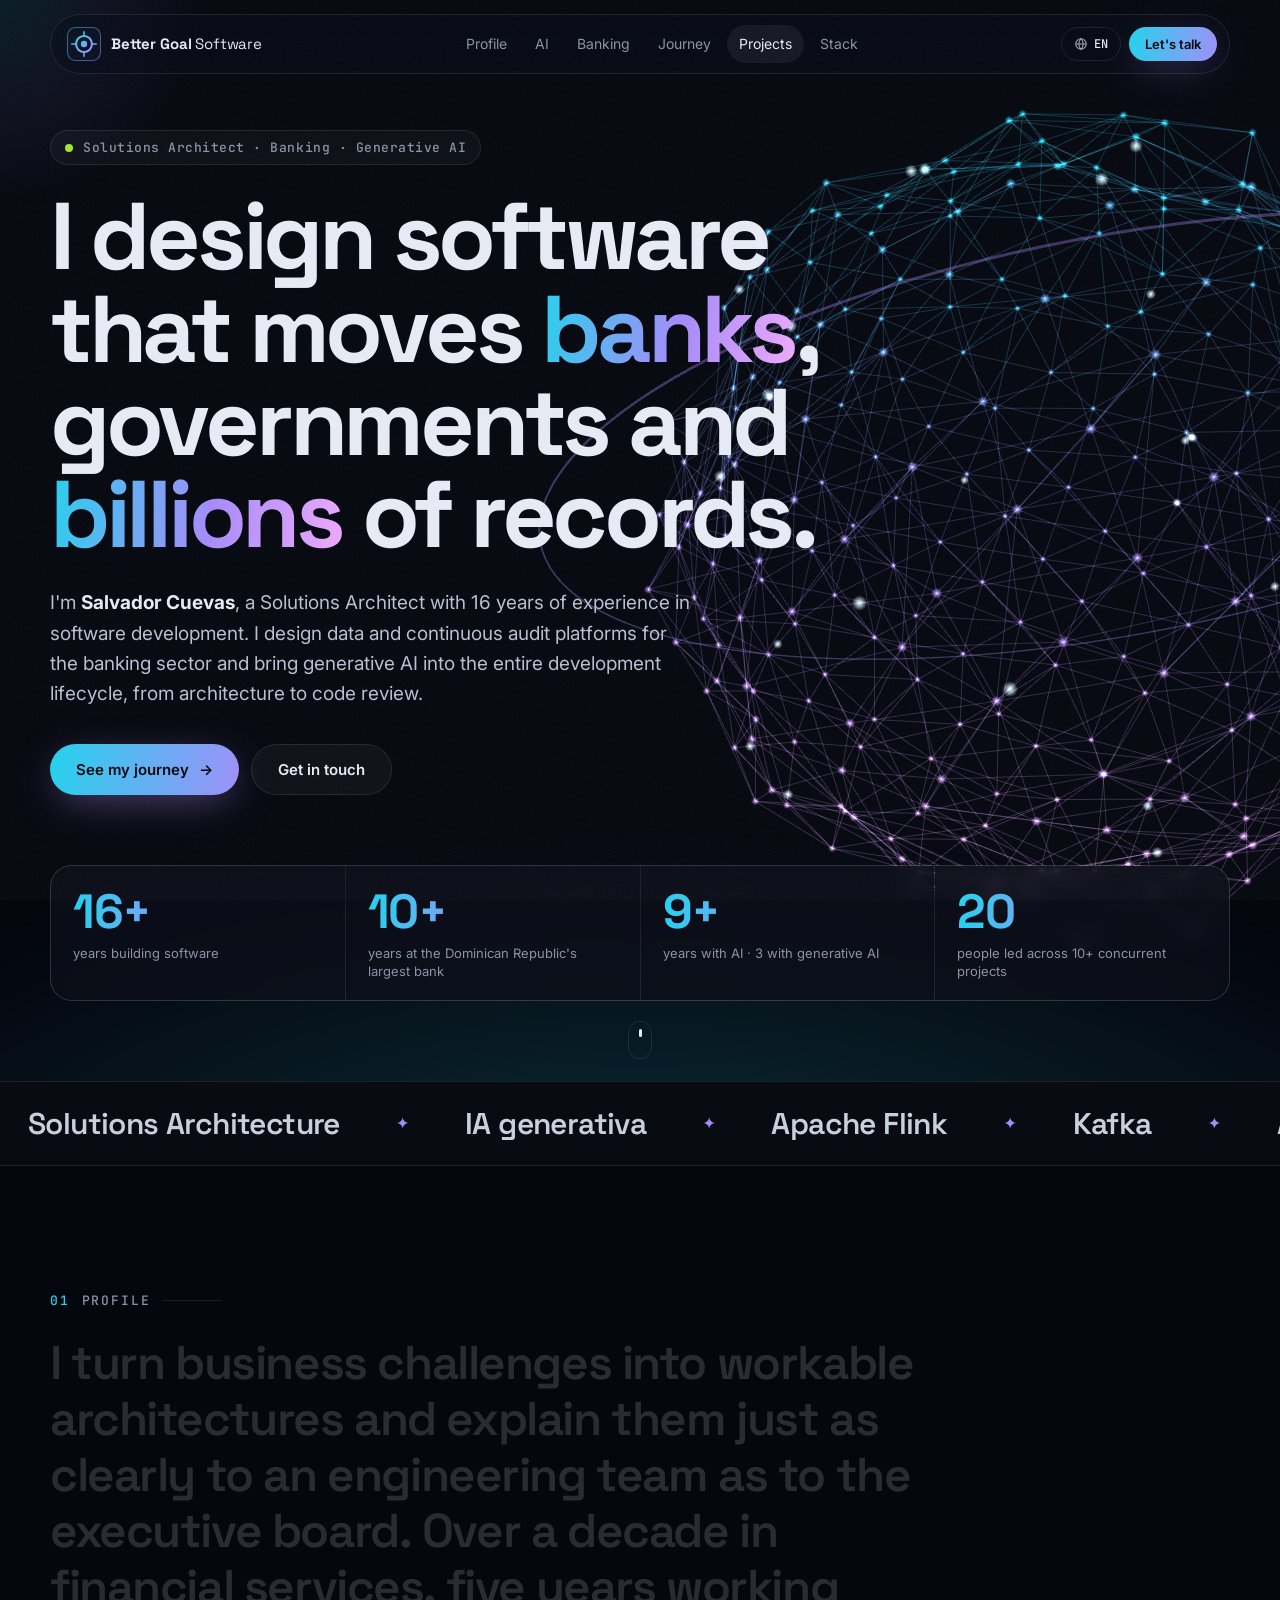
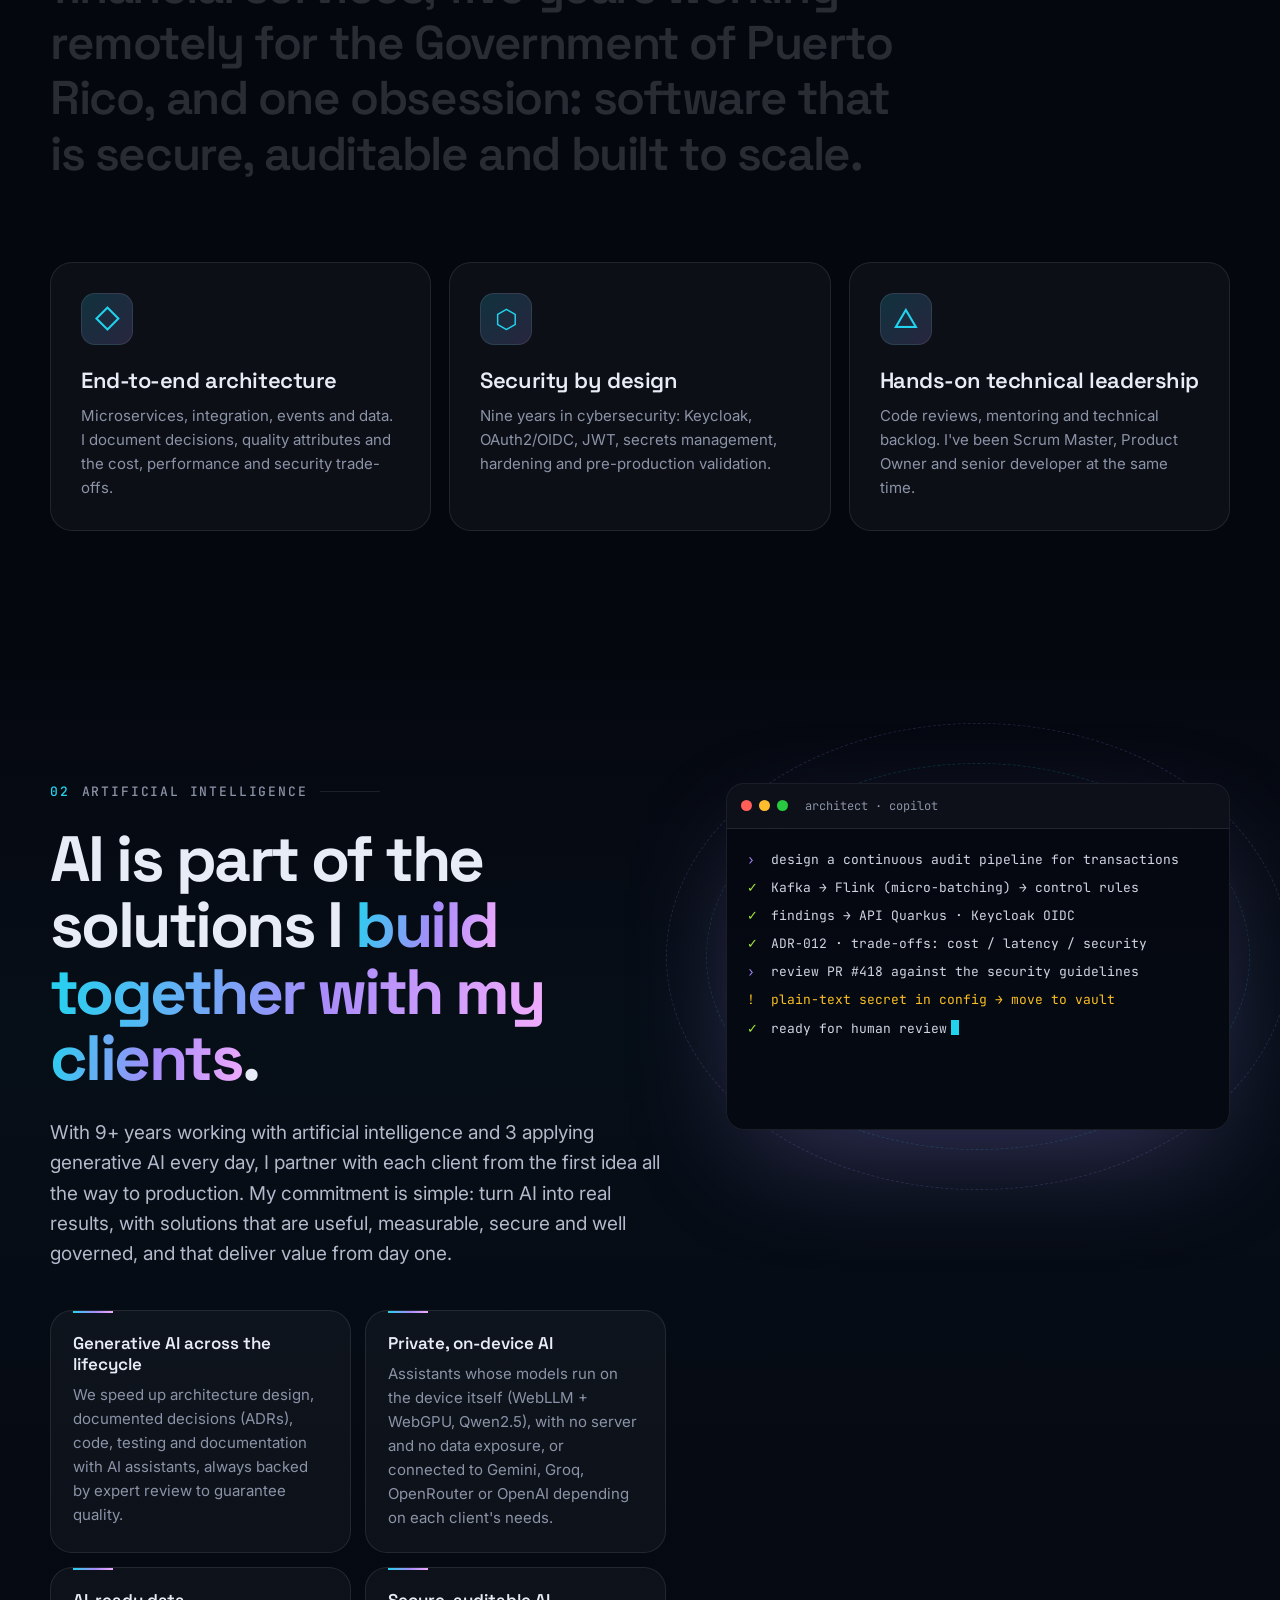
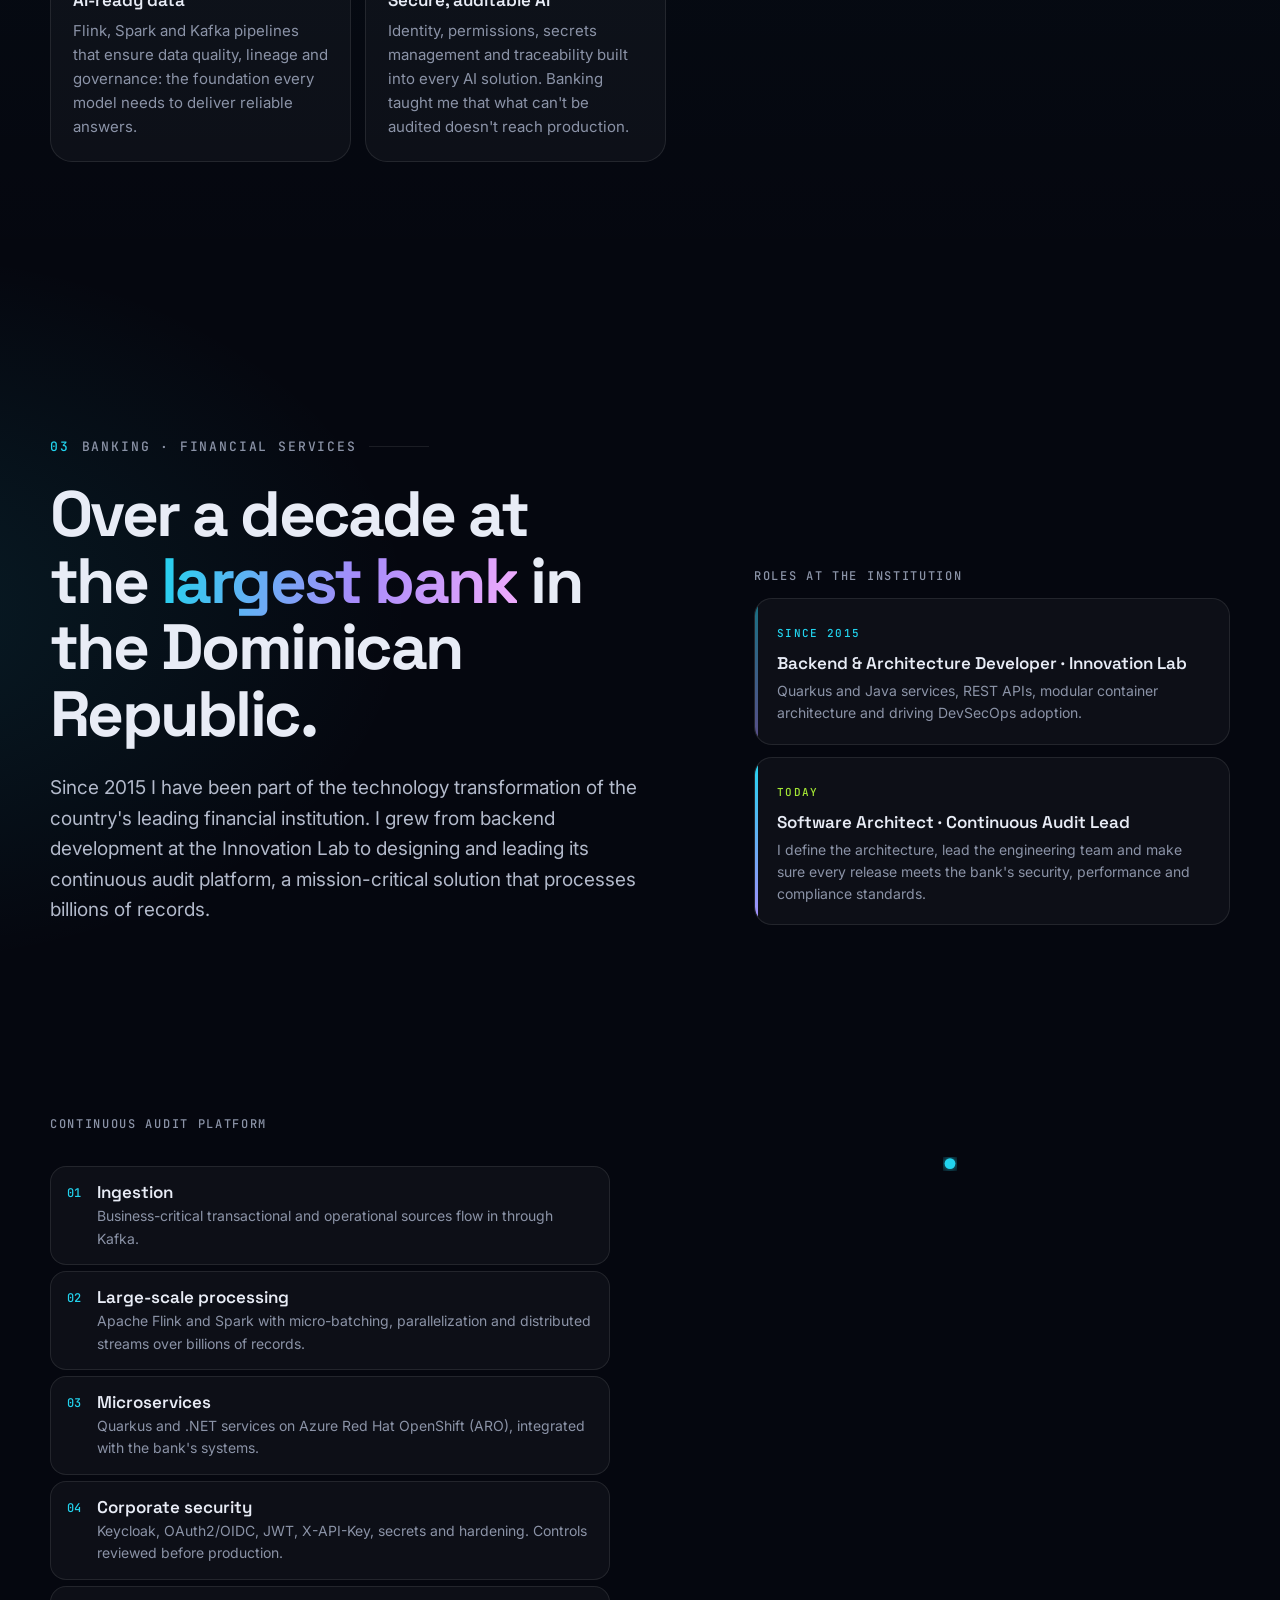
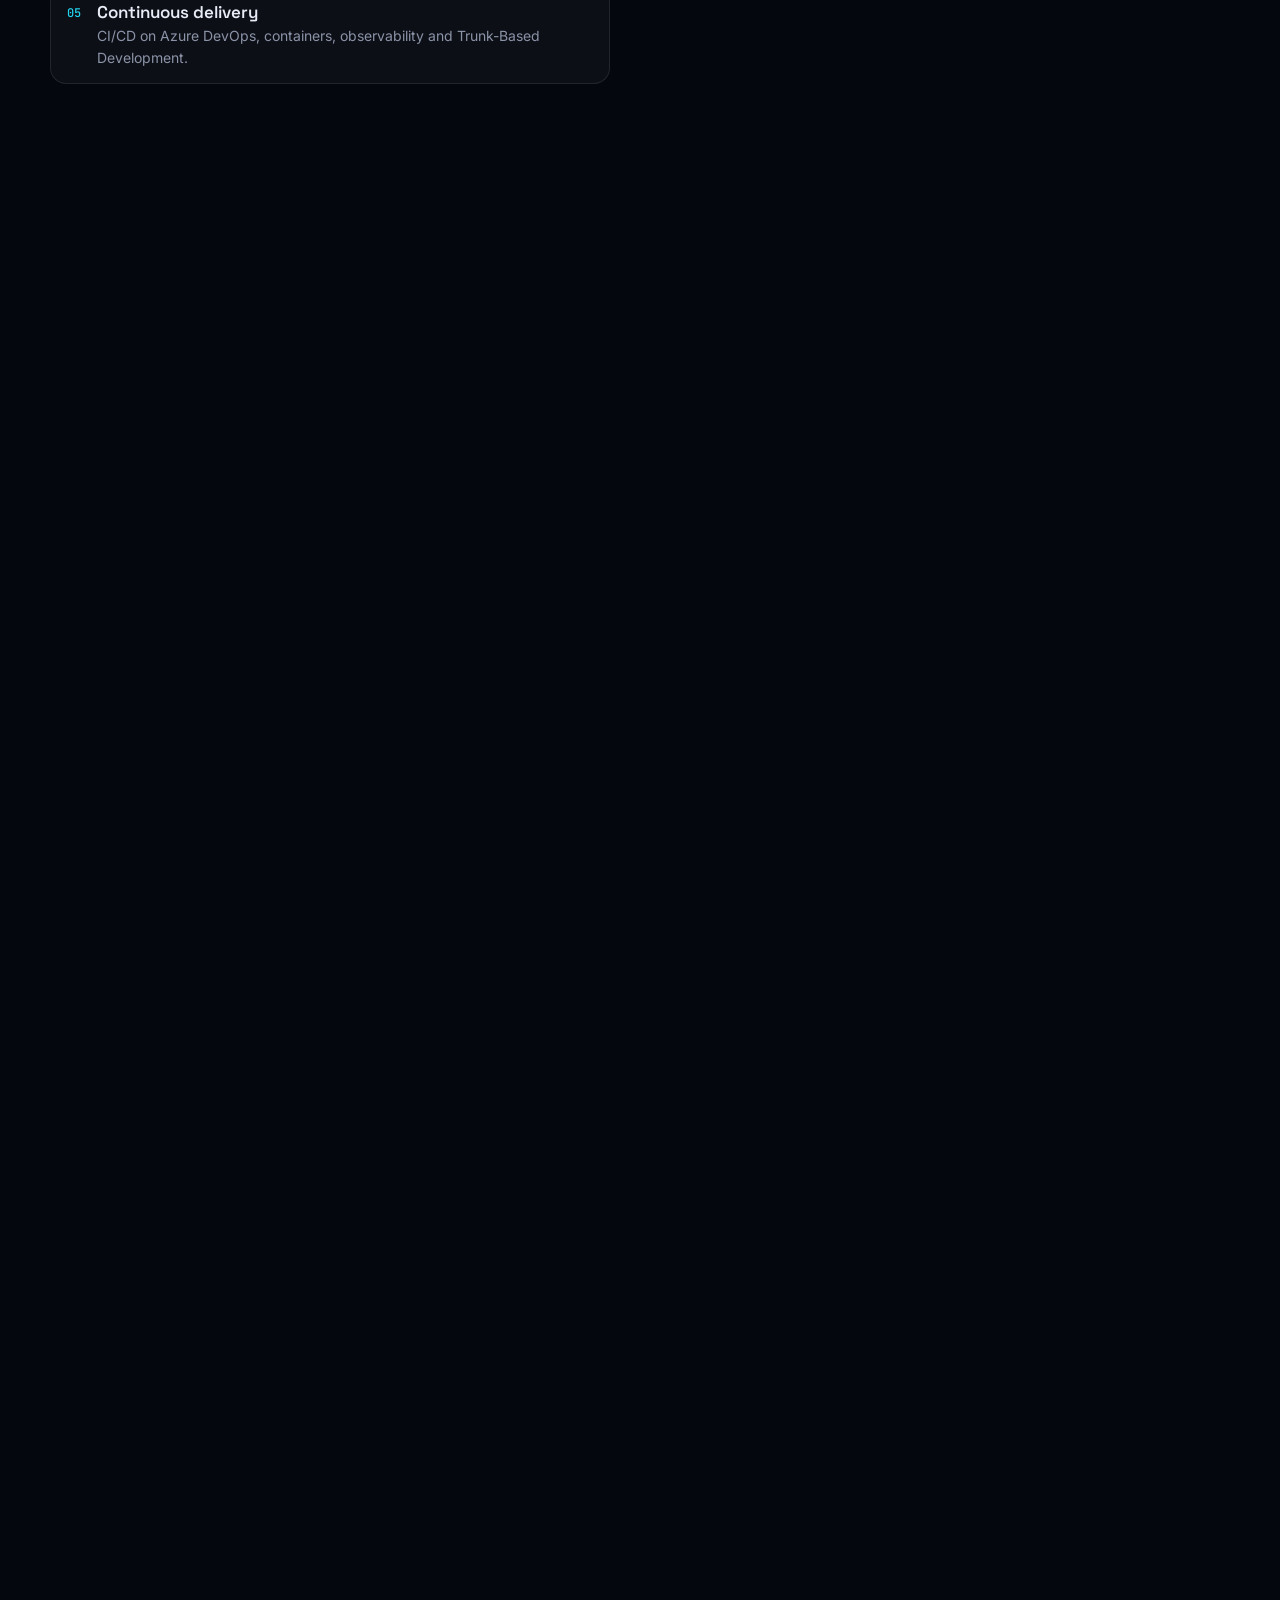
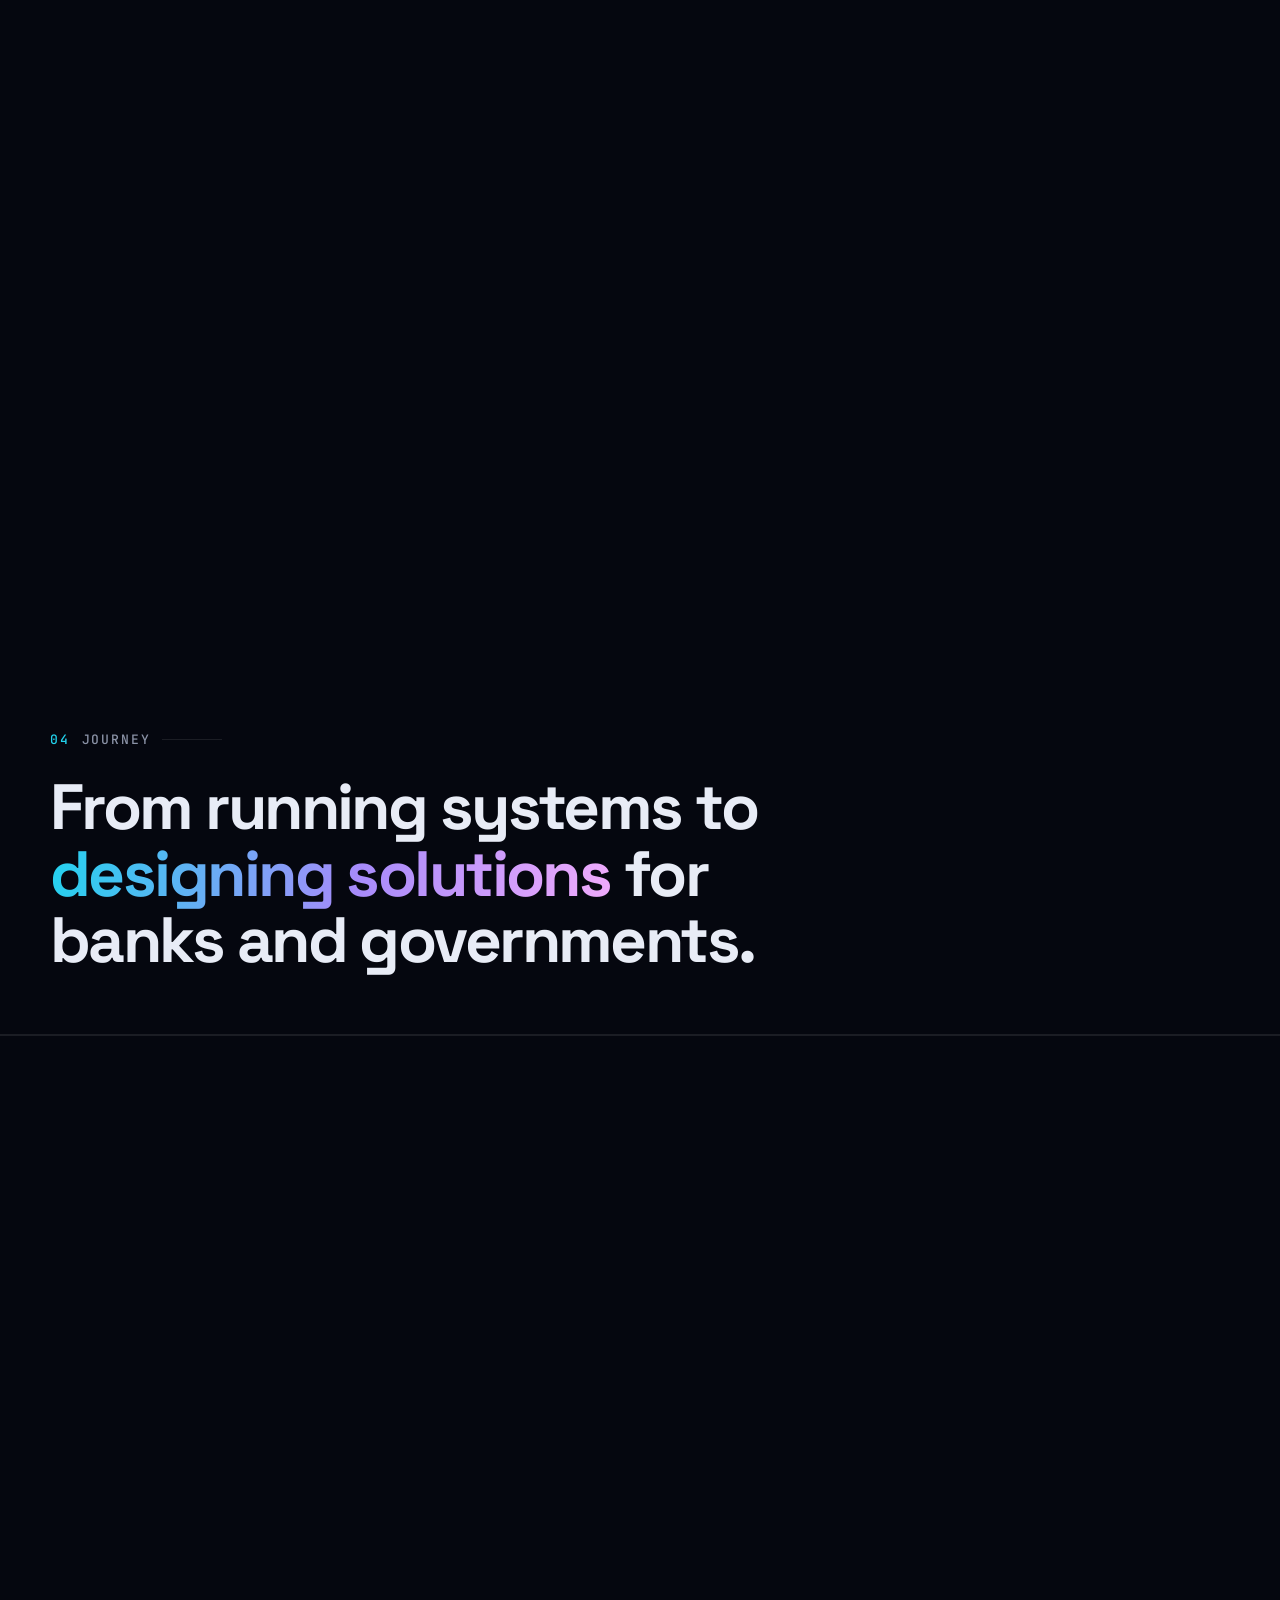
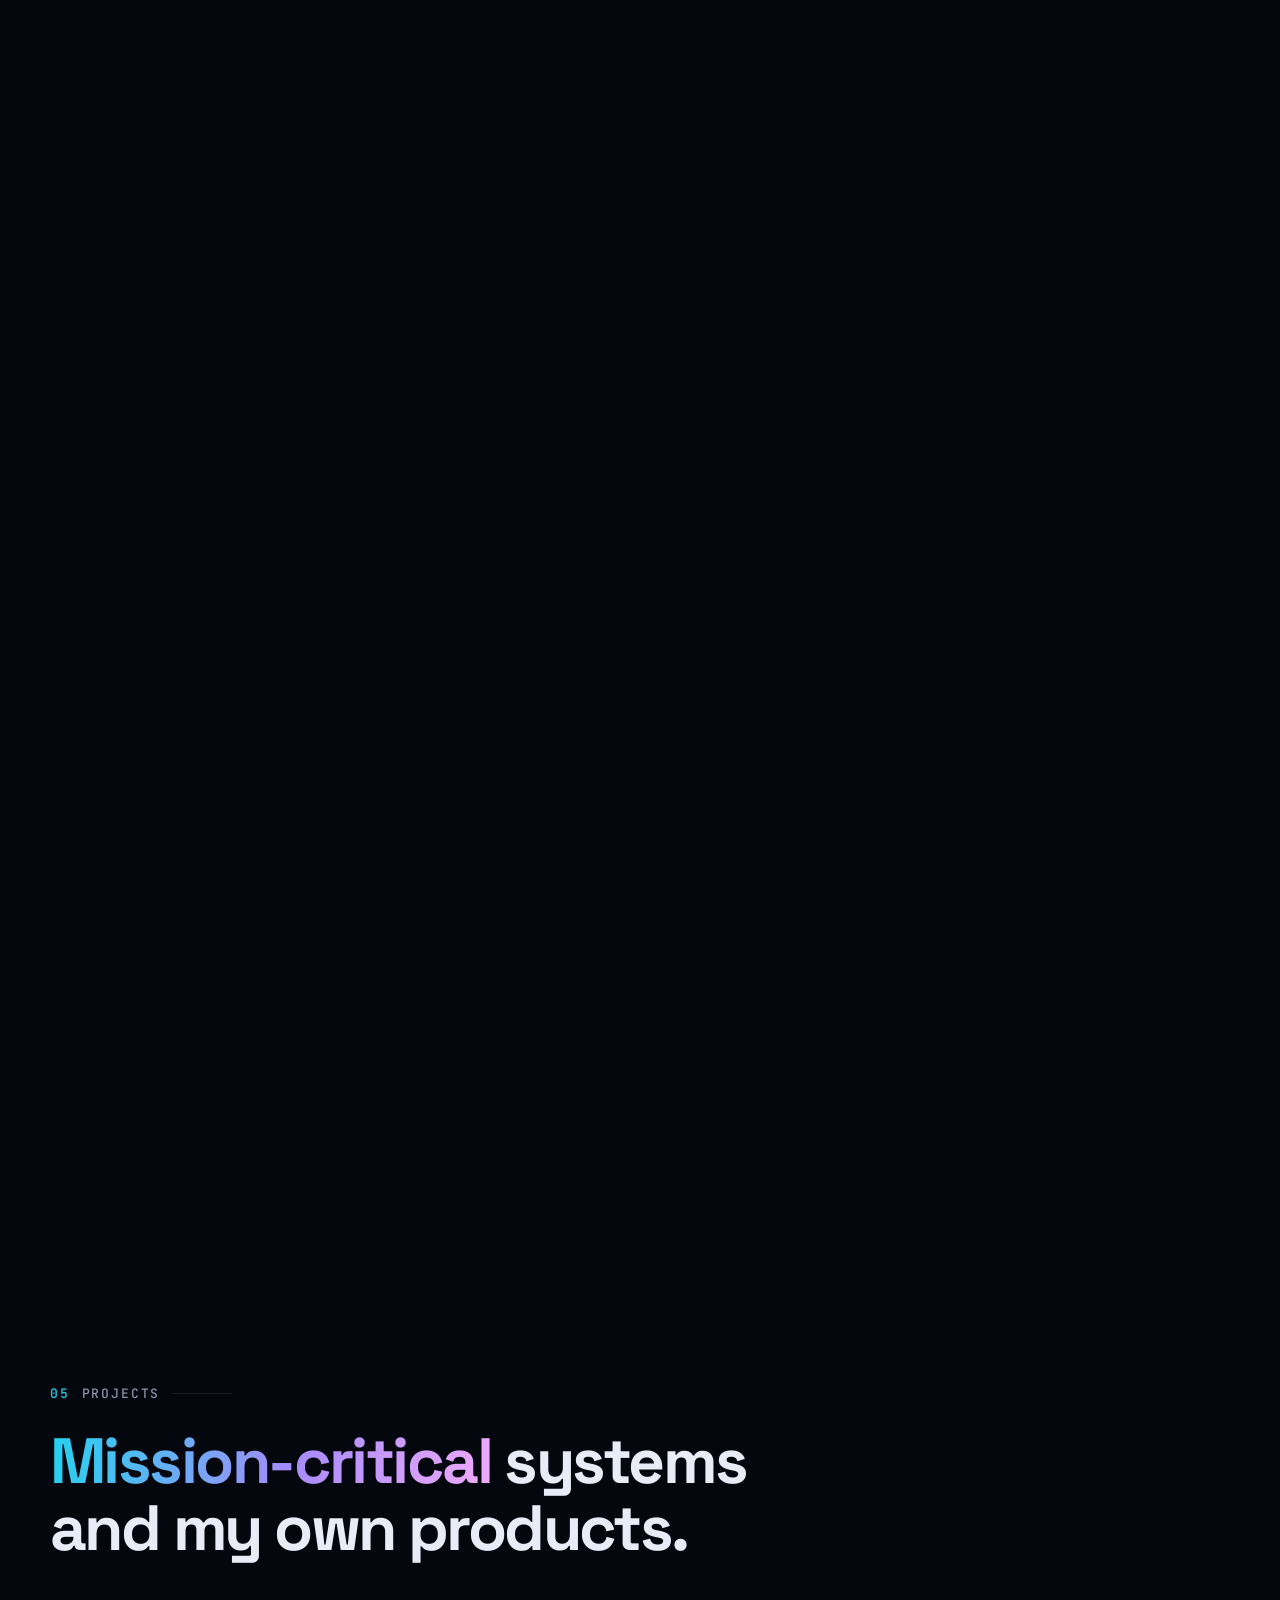
<file: index.html>
<!doctype html>
<html lang="es">
<head>
<meta charset="utf-8">
<meta name="viewport" content="width=device-width, initial-scale=1, viewport-fit=cover">
<title>Salvador Cuevas · Solutions Architect | Better Goal Software</title>
<meta name="description" content="Salvador Cuevas, Solutions Architect con 16 años desarrollando software: banca, IA generativa, microservicios, datos a escala y seguridad. Better Goal Software.">
<meta name="theme-color" content="#05070f">
<link rel="canonical" href="https://bettergoalsoftware.com/">
<meta property="og:type" content="website">
<meta property="og:url" content="https://bettergoalsoftware.com/">
<meta property="og:title" content="Salvador Cuevas · Solutions Architect">
<meta property="og:description" content="16 años de software, más de una década en banca. Arquitectura de soluciones, IA generativa y datos a escala.">
<meta property="og:image" content="https://bettergoalsoftware.com/assets/img/og.png?v=3">
<meta name="twitter:card" content="summary_large_image">
<link rel="icon" href="assets/img/logo.svg" type="image/svg+xml">
<link rel="preconnect" href="https://fonts.googleapis.com">
<link rel="preconnect" href="https://fonts.gstatic.com" crossorigin>
<link href="https://fonts.googleapis.com/css2?family=Inter:wght@400;500;600&family=JetBrains+Mono:wght@400;500&family=Space+Grotesk:wght@500;600;700&display=swap" rel="stylesheet">
<link rel="stylesheet" href="assets/vendor/lenis.css">
<link rel="stylesheet" href="assets/css/site.css?v=4">
<link rel="alternate" hreflang="es" href="https://bettergoalsoftware.com/?lang=es">
<link rel="alternate" hreflang="en" href="https://bettergoalsoftware.com/?lang=en">
<link rel="alternate" hreflang="pt" href="https://bettergoalsoftware.com/?lang=pt">
<link rel="alternate" hreflang="fr" href="https://bettergoalsoftware.com/?lang=fr">
<link rel="alternate" hreflang="de" href="https://bettergoalsoftware.com/?lang=de">
<link rel="alternate" hreflang="it" href="https://bettergoalsoftware.com/?lang=it">
<link rel="alternate" hreflang="x-default" href="https://bettergoalsoftware.com/">
<script>
  // Idioma antes de pintar: ?lang=xx, o el guardado, o el del navegador (español por defecto).
  (function () {
    var ok = ['es', 'en', 'pt', 'fr', 'de', 'it'];
    var q = new URLSearchParams(location.search).get('lang');
    var saved = null; try { saved = localStorage.getItem('lang'); } catch (e) {}
    var nav = (navigator.languages || [navigator.language || 'es']).map(function (l) { return String(l).slice(0, 2).toLowerCase(); });
    var lang = [q, saved].concat(nav).filter(function (l) { return ok.indexOf(l) > -1; })[0] || 'es';
    var h = document.documentElement;
    h.lang = lang;
    h.classList.add('js');
    // Las animaciones esconden el contenido al inicio; si los scripts no cargan, se muestra igual.
    if (!window.matchMedia('(prefers-reduced-motion: reduce)').matches) {
      h.classList.add('motion');
      setTimeout(function () { if (!window.__siteReady) h.classList.remove('motion'); }, 4000);
    }
  })();
</script>
<script type="application/ld+json">
{"@context":"https://schema.org","@type":"Person","name":"Salvador Cuevas","jobTitle":"Solutions Architect","url":"https://bettergoalsoftware.com/","email":"mailto:salvador.cuevas@bettergoalsoftware.com","worksFor":{"@type":"Organization","name":"Better Goal Software","url":"https://bettergoalsoftware.com/"},"alumniOf":["Universidad de Alcalá","UNIBE","ITLA"],"sameAs":["https://www.linkedin.com/in/jeroo","https://github.com/Jeroo18"],"knowsAbout":["Solutions Architecture","Generative AI","Banking","Microservices","Apache Flink","Apache Spark","Kafka","OpenShift","Quarkus",".NET","Security"]}
</script>
</head>
<body>
<div class="progress" aria-hidden="true"><span></span></div>
<div class="cursor" aria-hidden="true"></div>
<div class="grain" aria-hidden="true"></div>

<header class="nav">
  <a class="brand" href="#top" aria-label="Better Goal Software">
    <img src="assets/img/logo.svg" alt="" width="34" height="34">
    <span><b>Better Goal</b> Software</span>
  </a>
  <nav class="nav-links" aria-label="Secciones">
    <a href="#perfil" data-i18n="nav.profile">Perfil</a>
    <a href="#ia" data-i18n="nav.ai">IA</a>
    <a href="#banca" data-i18n="nav.banking">Banca</a>
    <a href="#trayectoria" data-i18n="nav.timeline">Trayectoria</a>
    <a href="#proyectos" data-i18n="nav.projects">Proyectos</a>
    <a href="#stack" data-i18n="nav.stack">Stack</a>
  </nav>
  <div class="nav-actions">
    <div class="lang">
      <button class="lang-btn" type="button" aria-haspopup="true" aria-expanded="false" aria-label="Idioma · Language">
        <svg viewBox="0 0 24 24" fill="none" stroke="currentColor" stroke-width="1.8" aria-hidden="true"><circle cx="12" cy="12" r="9"/><path d="M3 12h18M12 3c2.5 2.6 3.8 5.6 3.8 9s-1.3 6.4-3.8 9c-2.5-2.6-3.8-5.6-3.8-9S9.5 5.6 12 3z"/></svg>
        <span class="lang-code">ES</span>
      </button>
      <ul class="lang-list">
        <li><a href="?lang=es" data-lang="es" hreflang="es">Español <span>ES</span></a></li>
        <li><a href="?lang=en" data-lang="en" hreflang="en">English <span>EN</span></a></li>
        <li><a href="?lang=pt" data-lang="pt" hreflang="pt">Português <span>PT</span></a></li>
        <li><a href="?lang=fr" data-lang="fr" hreflang="fr">Français <span>FR</span></a></li>
        <li><a href="?lang=de" data-lang="de" hreflang="de">Deutsch <span>DE</span></a></li>
        <li><a href="?lang=it" data-lang="it" hreflang="it">Italiano <span>IT</span></a></li>
      </ul>
    </div>
    <a class="btn btn-small magnetic" href="#contacto" data-i18n="nav.cta">Hablemos</a>
  </div>
</header>

<main id="top">
  <!-- HERO -->
  <section class="hero">
    <canvas id="neural" aria-hidden="true"></canvas>
    <div class="hero-glow" aria-hidden="true"></div>
    <div class="wrap hero-inner">
      <p class="eyebrow reveal-up"><span class="dot"></span><span data-i18n="hero.eyebrow">Solutions Architect · Banca · IA generativa</span></p>
      <h1 class="hero-title split" data-i18n-html="hero.title">Diseño software que mueve <em>bancos</em>, gobiernos y <em>miles de millones</em> de datos.</h1>
      <p class="hero-sub reveal-up" data-i18n-html="hero.sub">Soy <b>Salvador Cuevas</b>, Solutions Architect con 16 años de experiencia en desarrollo de software. Diseño plataformas de datos y auditoría continua para el sector bancario e integro IA generativa en todo el ciclo de desarrollo, de la arquitectura al code review.</p>
      <div class="hero-cta reveal-up">
        <a class="btn magnetic" href="#trayectoria"><span data-i18n="hero.cta1">Ver mi trayectoria</span> <i>→</i></a>
        <a class="btn btn-ghost magnetic" href="#contacto" data-i18n="hero.cta2">Contactar</a>
      </div>
    </div>
    <div class="wrap stats">
      <div class="stat"><b><span class="count" data-to="16">16</span>+</b><span data-i18n="stat.years">años desarrollando software</span></div>
      <div class="stat"><b><span class="count" data-to="10">10</span>+</b><span data-i18n="stat.bank">años en el banco más grande de R.D.</span></div>
      <div class="stat"><b><span class="count" data-to="9">9</span>+</b><span data-i18n="stat.ai">años con IA · 3 con IA generativa</span></div>
      <div class="stat"><b><span class="count" data-to="20">20</span></b><span data-i18n="stat.team">personas lideradas en 10+ proyectos a la vez</span></div>
    </div>
    <a class="scroll-hint" href="#perfil" aria-label="Bajar"><span></span></a>
  </section>

  <!-- MARQUEE -->
  <div class="marquee" aria-hidden="true">
    <div class="marquee-track">
      <span>Solutions Architecture</span><span>IA generativa</span><span>Apache Flink</span><span>Kafka</span><span>Apache Spark</span><span>Quarkus</span><span>.NET 8</span><span>Azure Red Hat OpenShift</span><span>Keycloak · OIDC</span><span>Clean Architecture</span><span>Multi-tenant</span><span>DevSecOps</span><span>Angular</span><span>Vue.js</span><span>React</span>
    </div>
  </div>

  <!-- PERFIL -->
  <section id="perfil" class="section">
    <div class="wrap">
      <p class="kicker"><span>01</span> <span data-i18n="profile.kicker">Perfil</span></p>
      <p class="manifesto" data-i18n="profile.manifesto">Traduzco retos de negocio en arquitecturas viables y las explico igual de claro a un equipo técnico que a la dirección. Más de una década en el sector financiero, cinco años en remoto para el gobierno de Puerto Rico y una obsesión: software seguro, auditable y que escale.</p>
      <div class="pillars">
        <article class="card tilt reveal-card">
          <div class="card-icon">◇</div>
          <h3 data-i18n="pillar1.t">Arquitectura de punta a punta</h3>
          <p data-i18n="pillar1.d">Microservicios, integración, eventos y datos. Documento decisiones, atributos de calidad y trade-offs de costo, rendimiento y seguridad.</p>
        </article>
        <article class="card tilt reveal-card">
          <div class="card-icon">⬡</div>
          <h3 data-i18n="pillar2.t">Seguridad desde el diseño</h3>
          <p data-i18n="pillar2.d">Nueve años en ciberseguridad: Keycloak, OAuth2/OIDC, JWT, gestión de secretos, hardening y validaciones antes de producción.</p>
        </article>
        <article class="card tilt reveal-card">
          <div class="card-icon">△</div>
          <h3 data-i18n="pillar3.t">Liderazgo técnico hands-on</h3>
          <p data-i18n="pillar3.d">Code reviews, mentoría y backlog técnico. He sido Scrum Master, Product Owner y desarrollador senior al mismo tiempo.</p>
        </article>
      </div>
    </div>
  </section>

  <!-- IA -->
  <section id="ia" class="section section-ai">
    <div class="wrap ai-grid">
      <div class="ai-copy">
        <p class="kicker"><span>02</span> <span data-i18n="ai.kicker">Inteligencia artificial</span></p>
        <h2 class="h2 split" data-i18n-html="ai.title">La IA es parte de las soluciones que <em>construyo junto a mis clientes</em>.</h2>
        <p class="lead reveal-up" data-i18n="ai.lead">Con más de 9 años trabajando con inteligencia artificial y 3 aplicando IA generativa a diario, acompaño a cada cliente desde la idea hasta la producción. Mi compromiso es claro: convertir la IA en resultados reales, con soluciones útiles, medibles, seguras y bien gobernadas, que generen valor desde el primer día.</p>
        <div class="ai-cards">
          <article class="mini reveal-card">
            <h3 data-i18n="ai.c1.t">IA generativa en todo el ciclo</h3>
            <p data-i18n="ai.c1.d">Aceleramos el diseño de arquitectura, las decisiones documentadas (ADR), el código, las pruebas y la documentación con asistentes de IA, siempre con revisión experta para garantizar la calidad.</p>
          </article>
          <article class="mini reveal-card">
            <h3 data-i18n="ai.c2.t">IA privada en el dispositivo</h3>
            <p data-i18n="ai.c2.d">Asistentes con modelos que se ejecutan en el propio dispositivo (WebLLM + WebGPU, Qwen2.5), sin servidor y sin exponer datos, o conectados a Gemini, Groq, OpenRouter u OpenAI según la necesidad de cada cliente.</p>
          </article>
          <article class="mini reveal-card">
            <h3 data-i18n="ai.c3.t">Datos listos para IA</h3>
            <p data-i18n="ai.c3.d">Pipelines con Flink, Spark y Kafka que garantizan calidad, trazabilidad y gobierno del dato: la base que todo modelo necesita para ofrecer respuestas confiables.</p>
          </article>
          <article class="mini reveal-card">
            <h3 data-i18n="ai.c4.t">IA segura y auditable</h3>
            <p data-i18n="ai.c4.d">Identidad, permisos, gestión de secretos y trazabilidad aplicados a cada solución con IA. La banca me enseñó que lo que no se puede auditar no llega a producción.</p>
          </article>
        </div>
      </div>
      <div class="ai-visual">
        <div class="terminal reveal-card" aria-label="Ejemplo ilustrativo de trabajo con un asistente de IA">
          <div class="term-bar"><i></i><i></i><i></i><span>architect · copilot</span></div>
          <div class="term-body">
            <p class="tl"><span class="p">›</span> <span data-i18n="term.1">diseña un pipeline de auditoría continua para transacciones</span></p>
            <p class="tl ok"><span class="p">✓</span> Kafka → Flink (micro-batching) → <span data-i18n="term.2">reglas de control</span></p>
            <p class="tl ok"><span class="p">✓</span> <span data-i18n="term.3">hallazgos</span> → API Quarkus · Keycloak OIDC</p>
            <p class="tl ok"><span class="p">✓</span> ADR-012 · trade-offs: <span data-i18n="term.4">costo / latencia / seguridad</span></p>
            <p class="tl"><span class="p">›</span> <span data-i18n="term.5">revisa el PR #418 contra los lineamientos de seguridad</span></p>
            <p class="tl warn"><span class="p">!</span> <span data-i18n="term.6">secreto en texto plano en config → mover a vault</span></p>
            <p class="tl ok"><span class="p">✓</span> <span data-i18n="term.7">listo para revisión humana</span><span class="caret"></span></p>
          </div>
        </div>
        <div class="orbit" aria-hidden="true"><span></span><span></span><span></span></div>
      </div>
    </div>
  </section>

  <!-- BANCA -->
  <section id="banca" class="section section-bank">
    <div class="wrap bank-intro">
      <div class="bank-head">
        <p class="kicker"><span>03</span> <span data-i18n="bank.kicker">Banca · Sector financiero</span></p>
        <h2 class="h2 split" data-i18n-html="bank.title">Más de una década en el <em>banco más grande</em> de República Dominicana.</h2>
        <p class="lead reveal-up" data-i18n="bank.lead">Desde 2015 contribuyo a la transformación tecnológica de la principal entidad financiera del país. Evolucioné del desarrollo backend en el Laboratorio de Innovación al diseño y liderazgo de su plataforma de auditoría continua, una solución crítica que procesa miles de millones de registros.</p>
      </div>
      <div class="bank-side">
        <p class="bank-roles-title" data-i18n="bank.roles">Roles en la institución</p>
        <div class="bank-roles">
          <article class="role reveal-card">
            <span class="role-when" data-i18n="bank.r1.w">Desde 2015</span>
            <h3 data-i18n="bank.r1.t">Desarrollador Backend y Arquitectura · Laboratorio de Innovación</h3>
            <p data-i18n="bank.r1.d">Servicios en Quarkus y Java, APIs REST, arquitectura modular en contenedores e impulso a la adopción de DevSecOps.</p>
          </article>
          <article class="role now reveal-card">
            <span class="role-when" data-i18n="bank.r2.w">Actualidad</span>
            <h3 data-i18n="bank.r2.t">Arquitecto de Software · Líder de Auditoría Continua</h3>
            <p data-i18n="bank.r2.d">Defino la arquitectura, lidero al equipo técnico y aseguro que cada entrega cumpla los estándares de seguridad, rendimiento y cumplimiento del banco.</p>
          </article>
        </div>
      </div>
    </div>
    <div class="bank-pin">
      <div class="wrap bank-grid">
        <div class="bank-copy">
          <p class="bank-roles-title" data-i18n="pr.p1.t">Plataforma de Auditoría Continua</p>
          <ol class="bank-steps">
            <li class="is-active"><b>01</b><div><h3 data-i18n="bank.s1.t">Ingesta</h3><p data-i18n="bank.s1.d">Fuentes transaccionales y operativas de alta criticidad entran por Kafka.</p></div></li>
            <li><b>02</b><div><h3 data-i18n="bank.s2.t">Procesamiento masivo</h3><p data-i18n="bank.s2.d">Apache Flink y Spark con micro-batching, paralelización y flujos distribuidos sobre miles de millones de registros.</p></div></li>
            <li><b>03</b><div><h3 data-i18n="bank.s3.t">Microservicios</h3><p data-i18n="bank.s3.d">Servicios Quarkus y .NET en Azure Red Hat OpenShift (ARO), integrados con los sistemas del banco.</p></div></li>
            <li><b>04</b><div><h3 data-i18n="bank.s4.t">Seguridad corporativa</h3><p data-i18n="bank.s4.d">Keycloak, OAuth2/OIDC, JWT, X-API-Key, secretos y hardening. Controles revisados antes de producción.</p></div></li>
            <li><b>05</b><div><h3 data-i18n="bank.s5.t">Entrega continua</h3><p data-i18n="bank.s5.d">CI/CD en Azure DevOps, contenedores, observabilidad y Trunk-Based Development.</p></div></li>
          </ol>
        </div>
        <div class="bank-diagram" aria-hidden="true">
          <svg viewBox="0 0 520 560" class="arch">
            <defs>
              <linearGradient id="gline" x1="0" x2="1" y1="0" y2="1"><stop offset="0" stop-color="#22d3ee"/><stop offset="1" stop-color="#a78bfa"/></linearGradient>
              <filter id="glow"><feGaussianBlur stdDeviation="4" result="b"/><feMerge><feMergeNode in="b"/><feMergeNode in="SourceGraphic"/></feMerge></filter>
            </defs>
            <g class="shield n4"><rect x="20" y="138" width="480" height="312" rx="26"/><text x="44" y="246">Keycloak · OIDC · JWT</text></g>
            <g class="wires" fill="none" stroke="url(#gline)" stroke-width="2">
              <path class="wire w1" d="M120 80 C 120 130, 260 110, 260 160"/>
              <path class="wire w1" d="M260 80 L260 160"/>
              <path class="wire w1" d="M400 80 C 400 130, 260 110, 260 160"/>
              <path class="wire w2" d="M260 210 L260 260"/>
              <path class="wire w3" d="M260 310 C 260 350, 140 340, 140 380"/>
              <path class="wire w3" d="M260 310 L260 380"/>
              <path class="wire w3" d="M260 310 C 260 350, 380 340, 380 380"/>
              <path class="wire w5" d="M140 430 C 140 470, 260 460, 260 490"/>
              <path class="wire w5" d="M380 430 C 380 470, 260 460, 260 490"/>
            </g>
            <g class="nodes">
              <g class="node n1"><rect x="60" y="40" width="120" height="40" rx="12"/><text x="120" y="65">Core</text></g>
              <g class="node n1"><rect x="200" y="40" width="120" height="40" rx="12"/><text x="260" y="65" data-i18n="bank.ch">Canales</text></g>
              <g class="node n1"><rect x="340" y="40" width="120" height="40" rx="12"/><text x="400" y="65" data-i18n="bank.ops">Operaciones</text></g>
              <g class="node n1 hl"><rect x="170" y="160" width="180" height="50" rx="14"/><text x="260" y="190">Kafka</text></g>
              <g class="node n2 hl"><rect x="150" y="260" width="220" height="50" rx="14"/><text x="260" y="290">Flink · Spark</text></g>
              <g class="node n3"><rect x="70" y="380" width="140" height="50" rx="14"/><text x="140" y="410">Quarkus</text></g>
              <g class="node n3"><rect x="215" y="380" width="90" height="50" rx="14"/><text x="260" y="410">ARO</text></g>
              <g class="node n3"><rect x="310" y="380" width="140" height="50" rx="14"/><text x="380" y="410">.NET</text></g>
              <g class="node n5 hl"><rect x="160" y="490" width="200" height="50" rx="14"/><text x="260" y="520" data-i18n="bank.out">Hallazgos</text></g>
            </g>
            <circle class="packet" r="5" cx="260" cy="60" filter="url(#glow)"/>
          </svg>
        </div>
      </div>
    </div>
  </section>

  <!-- TRAYECTORIA -->
  <section id="trayectoria" class="section section-timeline">
    <div class="wrap">
      <p class="kicker"><span>04</span> <span data-i18n="tl.kicker">Trayectoria</span></p>
      <h2 class="h2 split" data-i18n-html="tl.title">De administrar sistemas a <em>diseñar soluciones</em> para bancos y gobiernos.</h2>
    </div>
    <div class="tl-viewport">
      <div class="tl-track">
        <div class="tl-line" aria-hidden="true"><span></span></div>

        <article class="tl-item">
          <time>2010 — 2013</time>
          <h3 data-i18n="tl.momatos.r">Administrador de Sistemas</h3>
          <p class="org" data-i18n="tl.ins.o">Sector seguros · R.D.</p>
          <p data-i18n="tl.momatos.d">Administré el CRM de pólizas, nómina y cuentas por cobrar y pagar, en el sector seguros.</p>
          <p class="tags">ASP · Visual Basic · SQL Server</p>
        </article>
        <article class="tl-item edu">
          <time>2012</time>
          <h3 data-i18n="tl.itla.r">Tecnólogo en Software</h3>
          <p class="org">ITLA</p>
          <p data-i18n="tl.itla.d">La base técnica: programación, bases de datos e ingeniería de software.</p>
        </article>
        <article class="tl-item">
          <time>2013 — 2017</time>
          <h3 data-i18n="tl.one.r">Desarrollador de Sistemas</h3>
          <p class="org" data-i18n="tl.one.o">Sector público · Estadísticas oficiales</p>
          <p data-i18n="tl.one.d">APIs REST, plataformas web y soluciones de datos para las estadísticas oficiales del país y organismos internacionales.</p>
          <p class="tags">.NET MVC · Oracle · SQL Server</p>
        </article>
        <article class="tl-item big">
          <time>2015</time>
          <h3 data-i18n="tl.lab.r">Backend y Arquitectura · Laboratorio de Innovación</h3>
          <p class="org" data-i18n="tl.bank.o">Sector bancario · R.D.</p>
          <p data-i18n="tl.lab.d">Entro al banco. Servicios Quarkus y Java, APIs REST, arquitectura modular en contenedores y adopción de DevSecOps.</p>
          <p class="tags">Quarkus · Java · OpenShift · OAuth2</p>
        </article>
        <article class="tl-item edu">
          <time>2016</time>
          <h3 data-i18n="tl.unibe.r">Ingeniería en TIC</h3>
          <p class="org">UNIBE</p>
          <p data-i18n="tl.unibe.d">Ingeniería en Tecnologías de la Información y Comunicación.</p>
        </article>
        <article class="tl-item">
          <time>2017 — 2018</time>
          <h3 data-i18n="tl.map.r">Líder de Proyecto</h3>
          <p class="org" data-i18n="tl.map.o">Sector público · Administración del Estado</p>
          <p data-i18n="tl.map.d">Cálculo de beneficios laborales, certificación de servidores de carrera y cartas compromiso al ciudadano.</p>
          <p class="tags">.NET MVC · Java EE · JSP</p>
        </article>
        <article class="tl-item edu">
          <time>2018</time>
          <h3 data-i18n="tl.uah.r">Máster en Ingeniería del Software</h3>
          <p class="org" data-i18n="tl.uah.o">Universidad de Alcalá, España</p>
          <p data-i18n="tl.uah.d">Arquitectura, calidad y gestión de proyectos de software.</p>
        </article>
        <article class="tl-item">
          <time>2018 — 2020</time>
          <h3 data-i18n="tl.khensys.r">Consultor Senior · Lead Developer</h3>
          <p class="org" data-i18n="tl.khensys.o">Consultoría tecnológica · Sector educativo</p>
          <p data-i18n="tl.khensys.d">Módulos críticos para Educación Especial de Puerto Rico. Ascendido a líder de equipo en 6 meses.</p>
          <p class="tags">.NET Core · Vue.js · GraphQL · Power BI</p>
        </article>
        <article class="tl-item">
          <time>2020 — 2021</time>
          <h3 data-i18n="tl.mardom.r">Encargado de Sistemas de Información</h3>
          <p class="org" data-i18n="tl.mardom.o">Logística y transporte marítimo · R.D.</p>
          <p data-i18n="tl.mardom.d">Equipo de 20 personas en más de 10 proyectos a la vez. Dynamics 365 F&amp;O y sus integraciones en producción en menos de 6 meses.</p>
          <p class="tags">Dynamics 365 · .NET Core · Angular · Scrum</p>
        </article>
        <article class="tl-item big">
          <time data-i18n="tl.sbd.t">2021 — hoy</time>
          <h3 data-i18n="tl.sbd.r">Arquitecto de Software y Consultor Senior</h3>
          <p class="org" data-i18n="tl.sbd.o">Consultoría tecnológica · Puerto Rico (remoto)</p>
          <p data-i18n="tl.sbd.d">WIOA (SAIL) y DTOP/SERMUN para el gobierno de Puerto Rico: Clean Architecture, multi-tenant e identidad federada. Scrum Master, Product Owner y desarrollador senior.</p>
          <p class="tags">.NET 8 · Angular · Duende IDP · Azure DevOps</p>
        </article>
        <article class="tl-item big now">
          <time data-i18n="tl.br.t">Hoy</time>
          <h3 data-i18n="tl.br.r">Arquitecto de Software · Auditoría Continua</h3>
          <p class="org" data-i18n="tl.bank.o">Sector bancario · R.D.</p>
          <p data-i18n="tl.br.d">Lidero el equipo que automatiza auditorías sobre miles de millones de registros: microservicios en ARO, Flink, Spark y Kafka.</p>
          <p class="tags">ARO · Flink · Spark · Kafka · Keycloak</p>
        </article>
        <article class="tl-item big now">
          <time>2026</time>
          <h3 data-i18n="tl.bgs.r">Solutions Architect · Fundador</h3>
          <p class="org">Better Goal Software</p>
          <p data-i18n="tl.bgs.d">Mi marca propia: productos web con IA, SaaS y consultoría de arquitectura de soluciones.</p>
          <p class="tags">IA generativa · PWA · SaaS</p>
        </article>
      </div>
    </div>
  </section>

  <!-- PROYECTOS -->
  <section id="proyectos" class="section">
    <div class="wrap">
      <p class="kicker"><span>05</span> <span data-i18n="pr.kicker">Proyectos</span></p>
      <h2 class="h2 split" data-i18n-html="pr.title">Sistemas de <em>misión crítica</em> y productos propios.</h2>
      <div class="projects">
        <article class="project tilt reveal-card wide">
          <span class="badge" data-i18n="pr.bank">Banca</span>
          <h3 data-i18n="pr.p1.t">Plataforma de Auditoría Continua</h3>
          <p data-i18n="pr.p1.d">Automatiza auditorías, controles y análisis sobre miles de millones de registros procedentes de las fuentes transaccionales y operativas del banco.</p>
          <p class="tags">ARO · Flink · Spark · Kafka · Quarkus · .NET · Keycloak</p>
        </article>
        <article class="project tilt reveal-card">
          <span class="badge" data-i18n="pr.gov">Gobierno de Puerto Rico</span>
          <h3>WIOA (SAIL)</h3>
          <p data-i18n="pr.p2.d">Timesheets, nómina y solicitudes. Clean Architecture, multi-tenant e identidad federada con Duende IDP.</p>
          <p class="tags">.NET 6/8 · Minimal API · Angular</p>
        </article>
        <article class="project tilt reveal-card">
          <span class="badge" data-i18n="pr.gov">Gobierno de Puerto Rico</span>
          <h3>DTOP / SERMUN</h3>
          <p data-i18n="pr.p3.d">Permisos, flujos de trabajo e inspecciones para el gobierno.</p>
          <p class="tags">.NET · SQL Server · SSRS</p>
        </article>
        <article class="project tilt reveal-card">
          <span class="badge" data-i18n="pr.log">Logística</span>
          <h3 data-i18n="pr.p4.t">ERP Dynamics 365 F&amp;O · Logística</h3>
          <p data-i18n="pr.p4.d">Puesta en producción del ERP, integraciones satélite, la plataforma digital de la empresa y el sistema de Talleres en menos de 6 meses.</p>
          <p class="tags">Dynamics 365 · .NET Core · Angular</p>
        </article>
        <article class="project tilt reveal-card">
          <span class="badge" data-i18n="pr.edu">Educación</span>
          <h3 data-i18n="pr.p5.t">Educación Especial de Puerto Rico</h3>
          <p data-i18n="pr.p5.d">Querellas, Mi Portal Especial, dashboards, reportes e integraciones.</p>
          <p class="tags">.NET Core · Vue.js · GraphQL · Power BI</p>
        </article>
        <a class="project tilt reveal-card link" href="sastrecloud/">
          <span class="badge accent">SaaS · demo</span>
          <h3>SastreCloud</h3>
          <p data-i18n="pr.p6.d">SaaS para sastrerías con microfrontend Angular, BFF en NestJS y microservicios Quarkus.</p>
          <p class="tags">Angular MFE · NestJS · Quarkus <i>↗</i></p>
        </a>
        <a class="project tilt reveal-card link wide" href="proyectos/">
          <span class="badge accent" data-i18n="pr.ai">Productos con IA</span>
          <h3 data-i18n="pr.p7.t">Apps Better Goal</h3>
          <p data-i18n="pr.p7.d">Enfoque, Mi Mascota con asistente de IA en el dispositivo, y Merge Planets 3D. En 14 idiomas.</p>
          <p class="tags">PWA · WebLLM · WebGPU · PixiJS <i>↗</i></p>
        </a>
      </div>
    </div>
  </section>

  <!-- STACK -->
  <section id="stack" class="section">
    <div class="wrap">
      <p class="kicker"><span>06</span> <span data-i18n="st.kicker">Stack y formación</span></p>
      <h2 class="h2 split" data-i18n-html="st.title">Herramientas que uso <em>en producción</em>.</h2>
      <div class="stack-grid">
        <div class="stack-col reveal-card"><h3>Cloud</h3><ul class="chips"><li>Azure Red Hat OpenShift</li><li>Azure DevOps</li><li>AWS</li><li>Docker</li><li>Kubernetes</li></ul></div>
        <div class="stack-col reveal-card"><h3 data-i18n="st.arch">Arquitectura</h3><ul class="chips"><li data-i18n="st.ms">Microservicios</li><li>Event streaming</li><li>Clean Architecture</li><li>Multi-tenant</li><li>REST APIs</li></ul></div>
        <div class="stack-col reveal-card"><h3 data-i18n="st.data">Datos</h3><ul class="chips"><li>Apache Flink</li><li>Apache Spark</li><li>Kafka</li><li>SQL Server</li><li>Oracle</li><li>MongoDB</li><li>PostgreSQL</li></ul></div>
        <div class="stack-col reveal-card"><h3>Backend</h3><ul class="chips"><li>Quarkus</li><li>Java</li><li>.NET 8 / C#</li><li>Python</li><li>NestJS</li></ul></div>
        <div class="stack-col reveal-card"><h3 data-i18n="st.sec">Seguridad</h3><ul class="chips"><li>Keycloak</li><li>OAuth2 / OIDC</li><li>JWT</li><li>Duende IDP</li><li>Trivy · NVD</li></ul></div>
        <div class="stack-col reveal-card"><h3>Frontend</h3><ul class="chips"><li>Angular</li><li>Vue.js</li><li>React</li><li>TypeScript</li><li>Three.js</li></ul></div>
      </div>
      <div class="edu-grid">
        <div class="edu reveal-card">
          <h3 data-i18n="st.lead">Liderazgo y métodos ágiles</h3>
          <ul>
            <li data-i18n="st.l1">Scrum Master en práctica</li>
            <li data-i18n="st.l2">Product Owner y gestión de backlog</li>
            <li>Trunk-Based Development</li>
            <li>Kanban · XP · SAFe</li>
            <li data-i18n="st.l5">Mentoría técnica y code review</li>
          </ul>
        </div>
        <div class="edu reveal-card">
          <h3 data-i18n="st.edu">Educación</h3>
          <ul>
            <li><b data-i18n="tl.uah.r">Máster en Ingeniería del Software</b><span>Universidad de Alcalá · 2018</span></li>
            <li><b data-i18n="tl.unibe.r">Ingeniería en TIC</b><span>UNIBE · 2016</span></li>
            <li><b data-i18n="tl.itla.r">Tecnólogo en Software</b><span>ITLA · 2012</span></li>
          </ul>
        </div>
        <div class="edu reveal-card">
          <h3 data-i18n="st.cert">Certificaciones e idiomas</h3>
          <ul>
            <li>Microsoft Technology Associate</li>
            <li data-i18n="st.iso">ISO 9001 · Gestión de Calidad</li>
            <li data-i18n="st.es">Español nativo</li>
            <li data-i18n="st.en">Inglés intermedio alto (B2)</li>
          </ul>
        </div>
      </div>
    </div>
  </section>

  <!-- CONTACTO -->
  <section id="contacto" class="section contact">
    <div class="wrap">
      <p class="kicker center"><span>07</span> <span data-i18n="ct.kicker">Contacto</span></p>
      <h2 class="contact-title split" data-i18n-html="ct.title">¿Construimos algo <em>que escale</em>?</h2>
      <p class="lead center reveal-up" data-i18n="ct.lead">Arquitectura de soluciones, modernización, plataformas de datos o IA aplicada. Escríbeme y te respondo pronto.</p>
      <div class="contact-cta reveal-up">
        <a class="btn btn-big magnetic" href="mailto:salvador.cuevas@bettergoalsoftware.com">salvador.cuevas@bettergoalsoftware.com</a>
      </div>
      <div class="socials reveal-up">
        <a href="https://www.linkedin.com/in/jeroo" target="_blank" rel="noopener">LinkedIn ↗</a>
        <a href="https://github.com/Jeroo18" target="_blank" rel="noopener">GitHub ↗</a>
        <span data-i18n="ct.loc">Santo Domingo, R.D. · Remoto</span>
      </div>
    </div>
  </section>
</main>

<footer class="footer">
  <div class="wrap">
    <span>© 2026 Better Goal Software · Salvador Cuevas</span>
    <a href="#top" data-i18n="ft.top">Volver arriba ↑</a>
  </div>
</footer>

<script src="assets/vendor/three.min.js" defer></script>
<script src="assets/vendor/gsap.min.js" defer></script>
<script src="assets/vendor/ScrollTrigger.min.js" defer></script>
<script src="assets/vendor/SplitText.min.js" defer></script>
<script src="assets/vendor/lenis.min.js" defer></script>
<script src="assets/js/i18n.js?v=6" defer></script>
<script src="assets/js/site.js?v=2" defer></script>
</body>
</html>
</file>
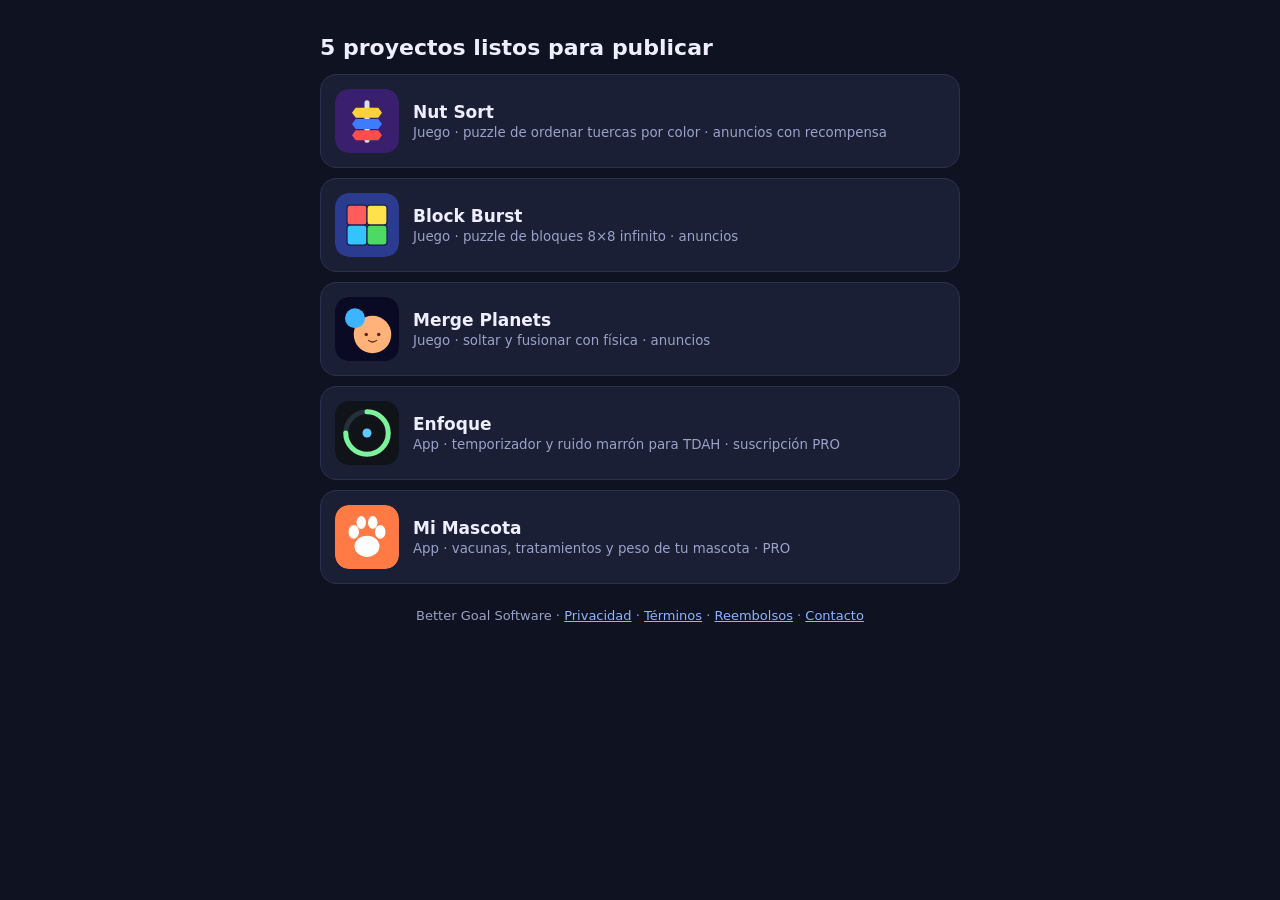
<file: proyectos/index.html>
<!doctype html>
<html lang="es">
<head>
<meta charset="utf-8">
<meta name="viewport" content="width=device-width,initial-scale=1">
<title>5 proyectos — juegos y apps</title>
<style>
body{margin:0;font-family:system-ui,-apple-system,Segoe UI,Roboto,sans-serif;background:#0f1220;color:#eef;padding:20px}
main{max-width:640px;margin:0 auto}
h1{font-size:22px}
a.card{display:flex;gap:14px;align-items:center;background:#1a1f35;border:1px solid #2a3150;border-radius:16px;padding:14px;margin:10px 0;color:inherit;text-decoration:none}
a.card img{width:64px;height:64px;border-radius:14px}
a.card b{display:block;font-size:17px}
a.card small{color:#9aa3c7}
</style>
</head>
<body>
<main>
<h1>5 proyectos listos para publicar</h1>
<a class="card" href="nut-sort/"><img src="nut-sort/icon.svg" alt=""><div><b>Nut Sort</b><small>Juego · puzzle de ordenar tuercas por color · anuncios con recompensa</small></div></a>
<a class="card" href="block-burst/"><img src="block-burst/icon.svg" alt=""><div><b>Block Burst</b><small>Juego · puzzle de bloques 8×8 infinito · anuncios</small></div></a>
<a class="card" href="merge-drop/"><img src="merge-drop/icon.svg" alt=""><div><b>Merge Planets</b><small>Juego · soltar y fusionar con física · anuncios</small></div></a>
<a class="card" href="enfoque/"><img src="enfoque/icon.svg" alt=""><div><b>Enfoque</b><small>App · temporizador y ruido marrón para TDAH · suscripción PRO</small></div></a>
<a class="card" href="mi-mascota/"><img src="mi-mascota/icon.svg" alt=""><div><b>Mi Mascota</b><small>App · vacunas, tratamientos y peso de tu mascota · PRO</small></div></a>
<p style="color:#9aa3c7;font-size:13px;text-align:center;margin-top:24px">Better Goal Software · <a style="color:#8fb4ff" href="legal/privacidad.html">Privacidad</a> · <a style="color:#8fb4ff" href="legal/terminos.html">Términos</a> · <a style="color:#8fb4ff" href="legal/reembolsos.html">Reembolsos</a> · <a style="color:#8fb4ff" href="mailto:salvador.cuevas@bettergoalsoftware.com">Contacto</a></p>
</main>
</body>
</html>
</file>
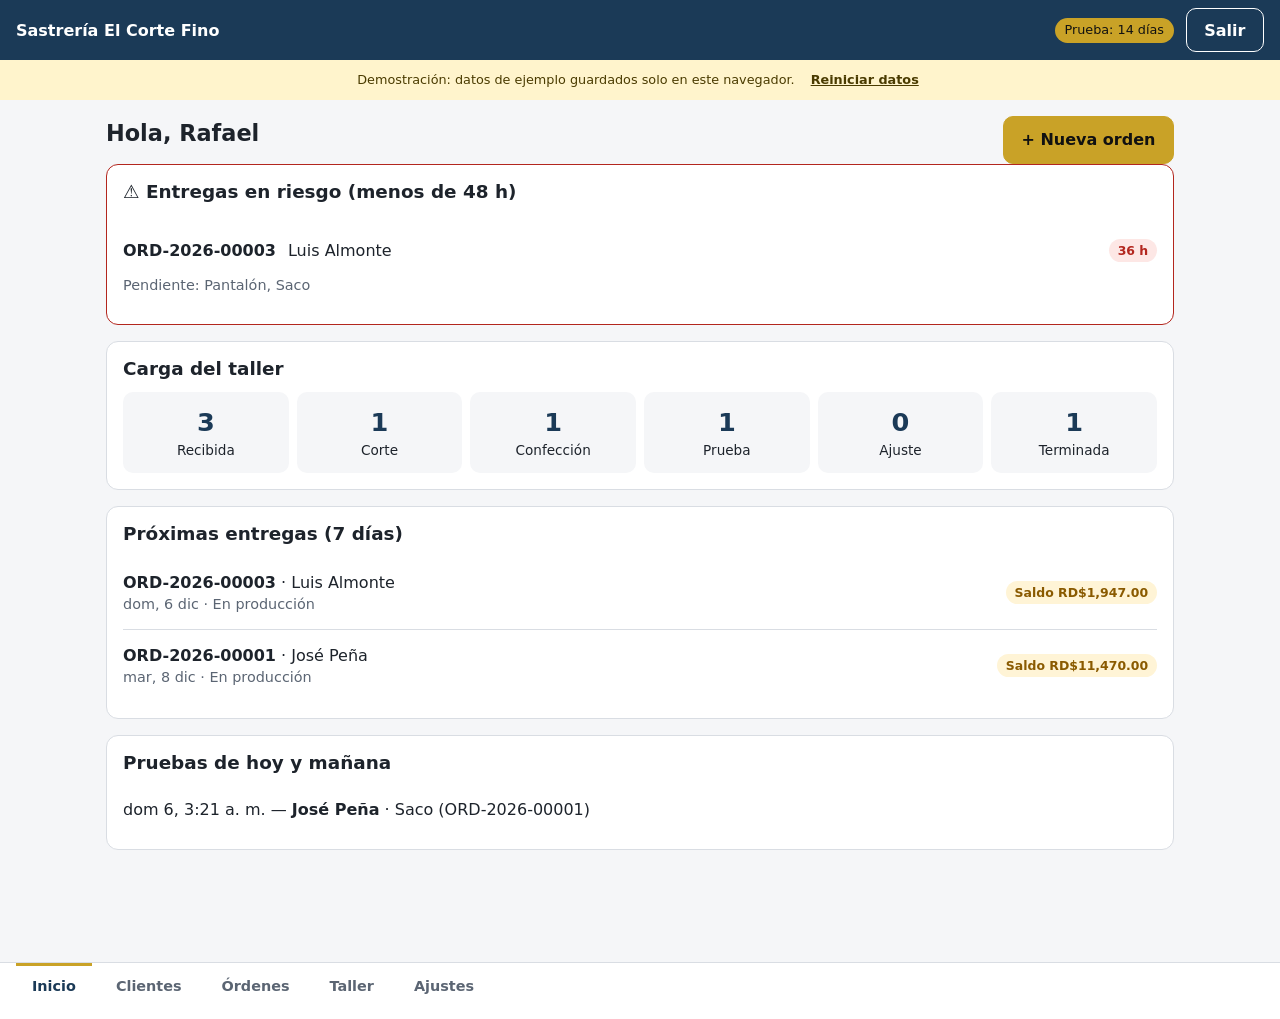
<file: sastrecloud/index.html>
<!doctype html>
<html lang="es-DO" data-beasties-container>
<head>
  <meta charset="utf-8">
  <title>SastreCloud</title>
  <base href="/sastrecloud/"><script>(function(){var r=new URLSearchParams(location.search).get("ruta");if(r!==null){history.replaceState(null,"",document.baseURI+r.replace(/^\//,"")+location.hash);}})();</script>
  <meta name="viewport" content="width=device-width, initial-scale=1">
  <link rel="icon" type="image/x-icon" href="favicon.ico">
<style>:root{--sc-primary:#1b3a57;--sc-on-primary:#ffffff;--sc-secondary:#c9a227;--sc-on-secondary:#111111;--sc-font:"Inter", system-ui, -apple-system, "Segoe UI", Roboto, sans-serif;--sc-bg:#f5f6f8;--sc-surface:#ffffff;--sc-text:#1d232b;--sc-muted:#5b6573;--sc-border:#d9dde3;--sc-danger:#b3261e;--sc-warn:#8a5a00;--sc-warn-bg:#fff4d6;--sc-ok:#1e6b3a;--sc-ok-bg:#e3f4e8;--sc-radius:12px;--sc-touch:48px}*,*:before,*:after{box-sizing:border-box}html,body{margin:0;background:var(--sc-bg);color:var(--sc-text);font-family:var(--sc-font);font-size:16px;line-height:1.45;-webkit-text-size-adjust:100%}</style><link rel="stylesheet" href="styles-N43GUIZK.css" media="print" onload="this.media='all'"><noscript><link rel="stylesheet" href="styles-N43GUIZK.css"></noscript></head>
<body>
		
<script type="esms-options">{"shimMode":true}</script>

  <app-root></app-root>
<link rel="modulepreload" href="chunk-R26ZRKLH.js"><link rel="modulepreload" href="chunk-2NFLSA4Y.js"><script type="module" src="polyfills-G7GBCUTJ.js"></script><script type="module-shim" src="main-R5SNZFT3.js"></script></body>
</html>
</file>
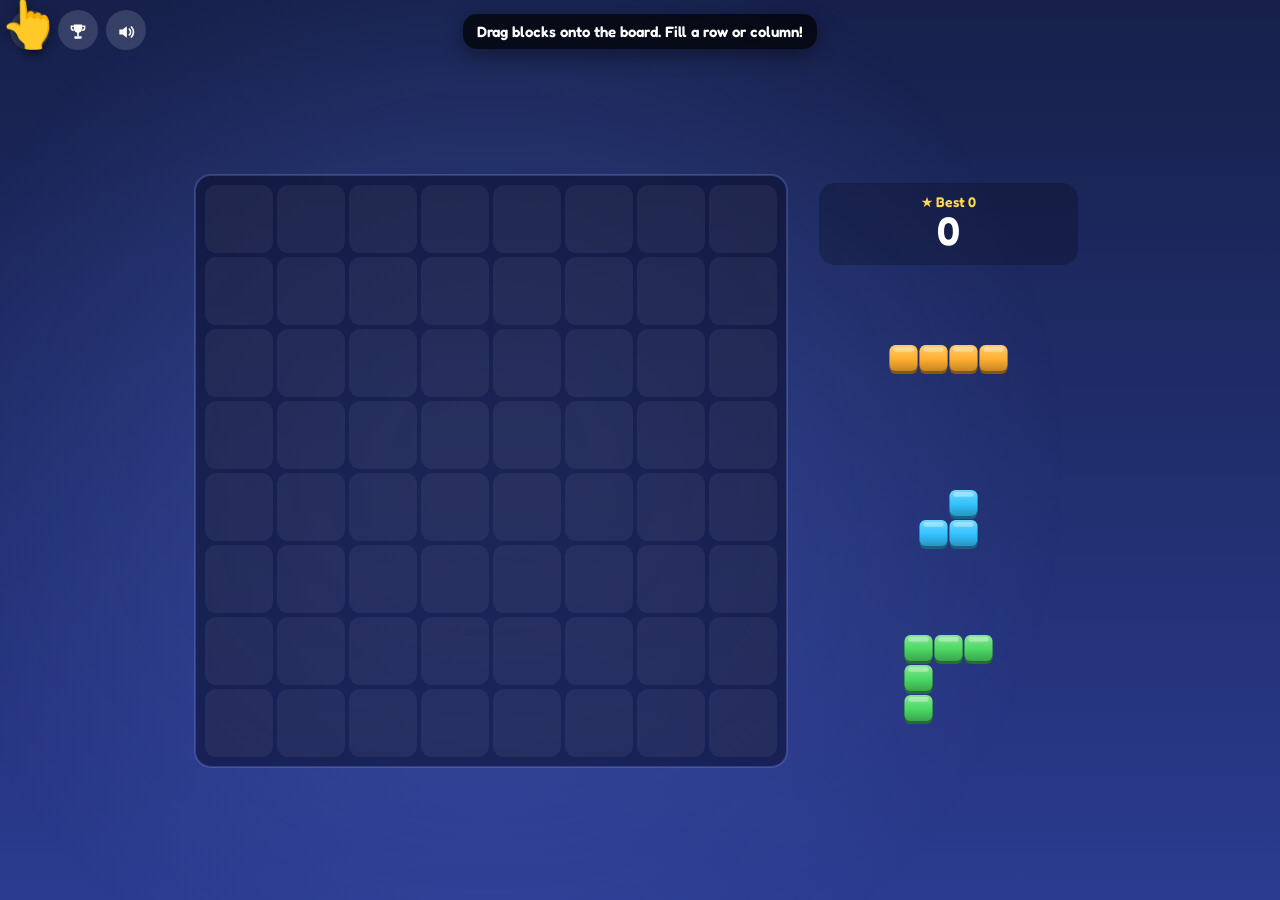
<file: proyectos/block-burst/index.html>
<!doctype html>
<html lang="es">
<head>
<meta charset="utf-8">
<meta name="viewport" content="width=device-width,initial-scale=1,viewport-fit=cover,user-scalable=no">
<meta name="theme-color" content="#16204a">
<meta name="description" content="Block Burst: arrastra piezas, completa filas y columnas. Puzzle de bloques infinito.">
<title>Block Burst — Block Puzzle</title>
<link rel="manifest" href="manifest.webmanifest">
<link rel="icon" href="icon.svg">
<style>
*{box-sizing:border-box;-webkit-tap-highlight-color:transparent;user-select:none}
html,body{margin:0;height:100%;background:linear-gradient(#16204a,#2b3b8f);color:#fff;font-family:Fredoka,system-ui,-apple-system,Segoe UI,Roboto,sans-serif;overflow:hidden;touch-action:none}
canvas{display:block;width:100vw;height:100vh;height:100dvh}
.modal{position:fixed;inset:0;background:rgba(0,0,0,.6);display:none;align-items:center;justify-content:center;z-index:5}
.modal.show{display:flex}
.modal.show .card{animation:cardIn .4s cubic-bezier(.2,1.5,.4,1)}@keyframes cardIn{from{transform:scale(.6);opacity:0}}
#bAgain{font-size:20px;padding:12px 26px}
button:active{transform:translateY(2px)}
.card{background:#24307a;border-radius:20px;padding:24px;text-align:center;min-width:260px;box-shadow:0 10px 40px #0008}
.card h2{margin:0 0 8px}
.card .big{font-size:42px;font-weight:800;margin:6px 0}
.row{display:flex;gap:10px;justify-content:center;margin-top:14px;flex-wrap:wrap}
button{font:inherit;font-weight:700;border:0;border-radius:14px;padding:12px 16px;background:#ffcc33;color:#16204a;box-shadow:0 4px 0 #0004;cursor:pointer}
button.ghost{background:rgba(255,255,255,.12);color:#fff}
button small{display:block;font-size:10px;opacity:.75}
</style>
</head>
<body>
<canvas id="c"></canvas>
<div class="modal" id="mOver"><div class="card">
  <h2 id="tOver"></h2>
  <div class="big" id="finalScore">0</div>
  <div id="bestTxt"></div>
  <div class="row">
    <button id="bAgain"></button>
    <button class="ghost" id="bRevive"></button>
  </div>
</div></div>
<script src="lang.js"></script>
<script src="strings.js"></script>
<script src="trophies.js"></script>
<script src="ads.js"></script>
<script src="ux.js"></script>
<script src="game.js"></script>
<script>if('serviceWorker' in navigator&&location.protocol==='https:')navigator.serviceWorker.register('sw.js')</script>
</body>
</html>
</file>
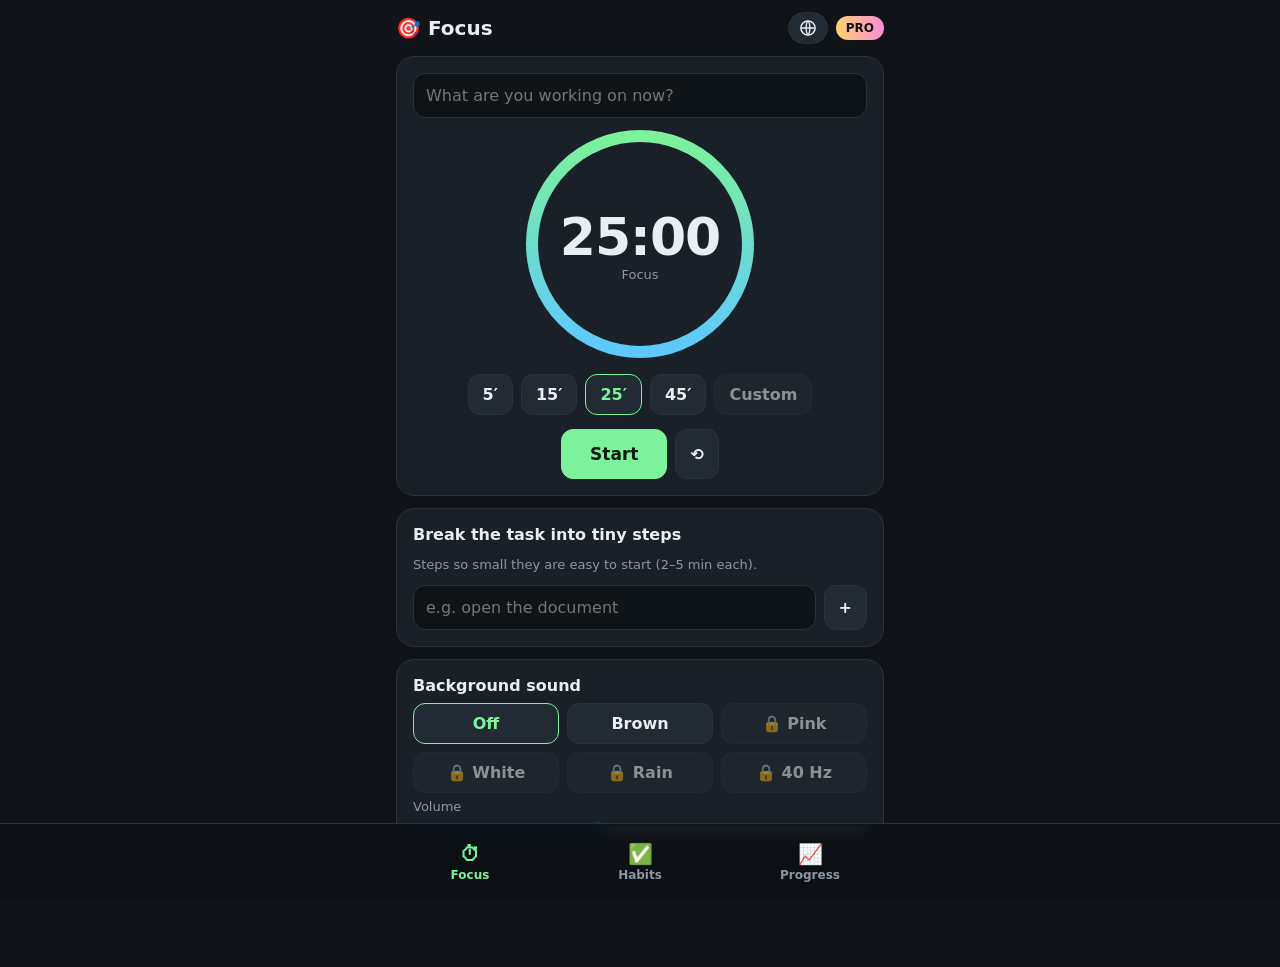
<file: proyectos/enfoque/index.html>
<!doctype html>
<html lang="es">
<head>
<meta charset="utf-8">
<meta name="viewport" content="width=device-width,initial-scale=1,viewport-fit=cover">
<meta name="theme-color" content="#101418">
<meta name="description" content="Enfoque: temporizador, ruido marrón y mini-pasos para mentes con TDAH. Termina lo que empiezas.">
<title>Enfoque — Focus timer para TDAH</title>
<link rel="manifest" href="manifest.webmanifest">
<link rel="icon" href="icon.svg">
<style>
:root{--bg:#101418;--card:#1a2027;--line:#2a323c;--txt:#e9eef3;--mut:#8b97a5;--acc:#7cf29a;--acc2:#5ec8ff;--warn:#ffb454}
*{box-sizing:border-box;-webkit-tap-highlight-color:transparent}
html,body{margin:0;background:var(--bg);color:var(--txt);font-family:system-ui,-apple-system,Segoe UI,Roboto,sans-serif}
main{max-width:520px;margin:0 auto;padding:calc(env(safe-area-inset-top) + 12px) 16px 96px}
header{display:flex;justify-content:space-between;align-items:center;margin-bottom:12px}
header h1{font-size:20px;margin:0}
.hr{display:flex;gap:8px;align-items:center}
button.lang{font-size:16px;line-height:1;padding:5px 9px;border-radius:999px}
.pro{font-size:12px;font-weight:800;background:linear-gradient(90deg,#ffd36e,#ff8ad8);color:#111;border-radius:999px;padding:5px 10px;border:0;cursor:pointer}
.card{background:var(--card);border:1px solid var(--line);border-radius:18px;padding:16px;margin-bottom:12px}
.ring{position:relative;width:240px;height:240px;margin:6px auto 10px}
.ring svg{transform:rotate(-90deg)}
.ring .t{position:absolute;inset:0;display:flex;flex-direction:column;align-items:center;justify-content:center}
.ring .t b{font-size:52px;font-variant-numeric:tabular-nums;letter-spacing:-1px}
.ring .t span{color:var(--mut);font-size:13px}
.presets,.row{display:flex;gap:8px;flex-wrap:wrap;justify-content:center}
button{font:inherit;font-weight:700;border:1px solid var(--line);background:#222a33;color:var(--txt);border-radius:12px;padding:10px 14px;cursor:pointer}
button.on{border-color:var(--acc);color:var(--acc)}
button.main{background:var(--acc);color:#0b1a10;border-color:var(--acc);padding:14px 28px;font-size:17px}
input[type=text],input[type=number]{width:100%;font:inherit;background:#0f1419;color:var(--txt);border:1px solid var(--line);border-radius:12px;padding:12px}
input[type=range]{width:100%}
label{font-size:13px;color:var(--mut);display:block;margin:6px 0}
ul{list-style:none;margin:8px 0 0;padding:0}
li{display:flex;align-items:center;gap:10px;padding:9px 4px;border-bottom:1px solid var(--line)}
li:last-child{border:0}
li.done span{text-decoration:line-through;color:var(--mut)}
li input{width:22px;height:22px;accent-color:var(--acc)}
li span{flex:1}
li .x{border:0;background:none;color:var(--mut);padding:4px 8px}
.addrow{display:flex;gap:8px;margin-top:8px}
.addrow input{flex:1}
nav{position:fixed;bottom:0;left:0;right:0;background:#0c1014ee;border-top:1px solid var(--line);display:flex;justify-content:center;padding:8px 8px calc(env(safe-area-inset-bottom) + 8px);backdrop-filter:blur(8px)}
nav button{flex:1;max-width:170px;background:none;border:0;color:var(--mut);font-size:12px;display:flex;flex-direction:column;align-items:center;gap:2px}
nav button i{font-style:normal;font-size:20px}
nav button.on{color:var(--acc)}
.tab{display:none}.tab.on{display:block}
.stats{display:grid;grid-template-columns:repeat(3,1fr);gap:8px;text-align:center}
.stats b{display:block;font-size:26px}
.stats span{font-size:12px;color:var(--mut)}
.bars{display:flex;align-items:flex-end;gap:6px;height:120px;margin-top:10px}
.bars div{flex:1;display:flex;flex-direction:column;align-items:center;gap:4px;height:100%;justify-content:flex-end;font-size:11px;color:var(--mut)}
.bars i{display:block;width:100%;background:linear-gradient(var(--acc2),var(--acc));border-radius:6px 6px 2px 2px;min-height:2px}
.sounds{display:grid;grid-template-columns:repeat(3,1fr);gap:8px}
.lock{opacity:.55}
.modal{position:fixed;inset:0;background:#000a;display:none;align-items:center;justify-content:center;padding:16px;z-index:9}
.modal.show{display:flex}
.modal .card{max-width:420px;width:100%}
.price{display:flex;gap:8px;margin:12px 0}
.price button{flex:1;display:flex;flex-direction:column;gap:2px}
.price small{font-weight:500;color:var(--mut)}
.mut{color:var(--mut);font-size:13px}
h3{margin:0 0 8px;font-size:16px}
</style>
</head>
<body>
<main>
  <header><h1>🎯 <span id="appName">Enfoque</span></h1><div class="hr"><button class="lang" id="bLang"></button><button class="pro" id="bPro">PRO</button></div></header>

  <section class="tab on" id="tabFocus">
    <div class="card">
      <input type="text" id="task" maxlength="80">
      <div class="ring">
        <svg width="240" height="240" viewBox="0 0 240 240"><circle cx="120" cy="120" r="108" fill="none" stroke="#26303a" stroke-width="12"/><circle id="arc" cx="120" cy="120" r="108" fill="none" stroke="url(#g)" stroke-width="12" stroke-linecap="round" stroke-dasharray="678.6" stroke-dashoffset="0"/><defs><linearGradient id="g"><stop offset="0" stop-color="#5ec8ff"/><stop offset="1" stop-color="#7cf29a"/></linearGradient></defs></svg>
        <div class="t"><b id="clock">25:00</b><span id="phase"></span></div>
      </div>
      <div class="presets" id="presets"></div>
      <div class="row" style="margin-top:14px"><button class="main" id="bStart"></button><button id="bReset">⟲</button></div>
    </div>
    <div class="card">
      <h3 data-t="stepsTitle"></h3>
      <p class="mut" data-t="stepsHelp"></p>
      <ul id="steps"></ul>
      <div class="addrow"><input type="text" id="stepIn" maxlength="80"><button id="bStep">+</button></div>
    </div>
    <div class="card">
      <h3 data-t="soundTitle"></h3>
      <div class="sounds" id="sounds"></div>
      <label data-t="volume"></label><input type="range" id="vol" min="0" max="1" step="0.01" value="0.4">
    </div>
  </section>

  <section class="tab" id="tabHabits">
    <div class="card">
      <h3 data-t="habitsTitle"></h3>
      <p class="mut" id="habitsHelp"></p>
      <ul id="habits"></ul>
      <div class="addrow"><input type="text" id="habitIn" maxlength="60"><button id="bHabit">+</button></div>
    </div>
  </section>

  <section class="tab" id="tabStats">
    <div class="card stats">
      <div><b id="sToday">0</b><span data-t="today"></span></div>
      <div><b id="sStreak">0</b><span data-t="streak"></span></div>
      <div><b id="sTotal">0</b><span data-t="sessions"></span></div>
    </div>
    <div class="card"><h3 data-t="week"></h3><div class="bars" id="bars"></div></div>
    <div class="card"><h3 data-t="backup"></h3><div class="row"><button id="bExport" data-t="export"></button><button id="bImport" data-t="import"></button></div><input type="file" id="fileIn" accept="application/json" hidden></div>
  </section>
</main>

<nav>
  <button class="on" data-tab="tabFocus"><i>⏱</i><span data-t="navFocus"></span></button>
  <button data-tab="tabHabits"><i>✅</i><span data-t="navHabits"></span></button>
  <button data-tab="tabStats"><i>📈</i><span data-t="navStats"></span></button>
</nav>

<div class="modal" id="mPro"><div class="card">
  <h3>✨ Enfoque PRO</h3>
  <ul id="proList"></ul>
  <div class="price">
    <button id="bMonthly"><span data-t="monthly"></span><small>US$2.99</small></button>
    <button id="bYearly" class="on"><span data-t="yearly"></span><small>US$14.99 · -58%</small></button>
  </div>
  <div id="licBox"></div>
  <p style="font-size:12px;text-align:center;opacity:.7;margin:8px 0"><a style="color:inherit" href="../legal/terminos.html" target="_blank">Términos / Terms</a> · <a style="color:inherit" href="../legal/privacidad.html" target="_blank">Privacidad / Privacy</a> · <a style="color:inherit" href="../legal/reembolsos.html" target="_blank">Reembolsos / Refunds</a></p>
  <div class="row"><button id="bClosePro" data-t="close"></button></div>
</div></div>

<script src="lang.js"></script>
<script src="strings.js"></script>
<script src="license.js"></script>
<script src="app.js"></script>
<script>if('serviceWorker' in navigator&&location.protocol==='https:')navigator.serviceWorker.register('sw.js')</script>
</body>
</html>
</file>
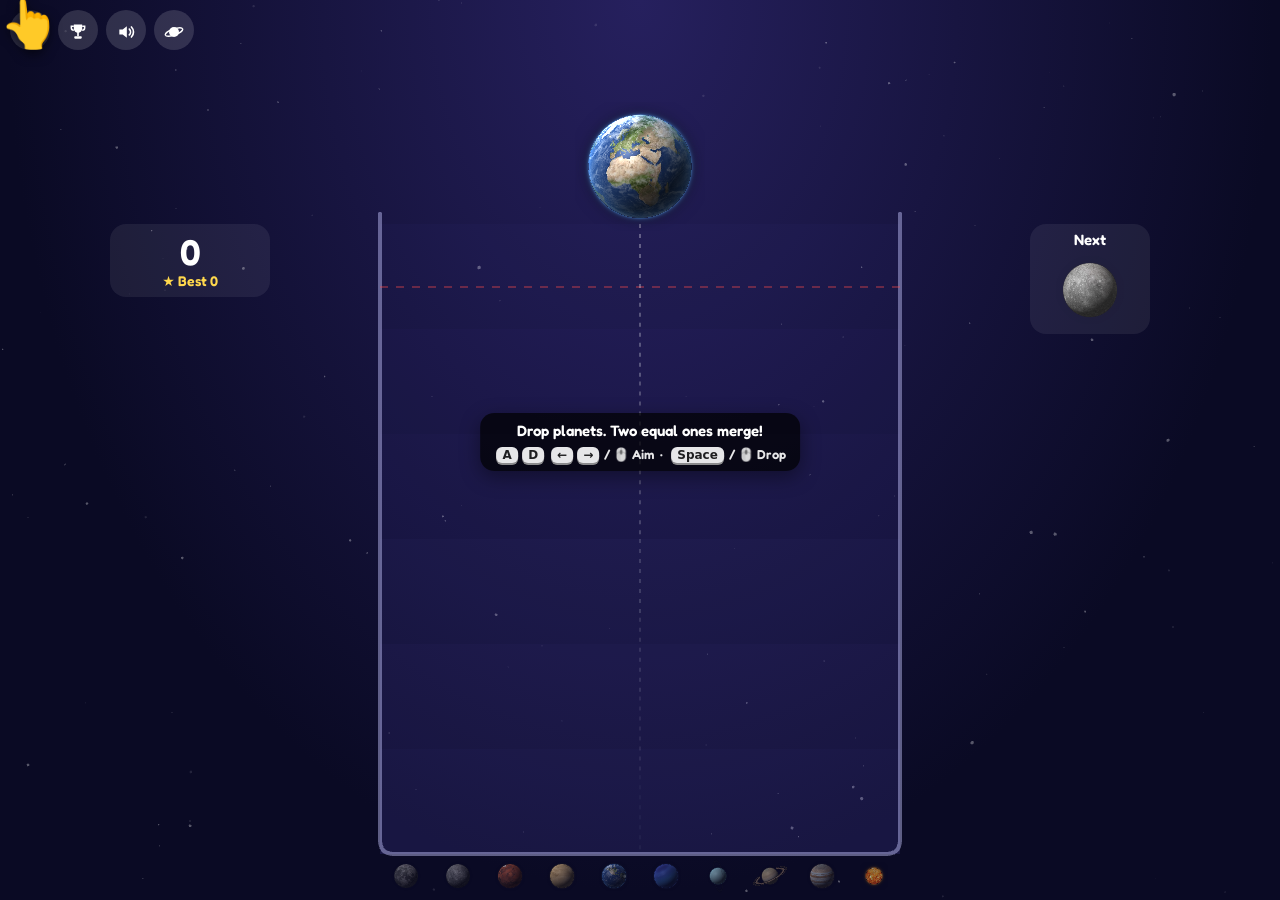
<file: proyectos/merge-drop/index.html>
<!doctype html>
<html lang="es">
<head>
<meta charset="utf-8">
<meta name="viewport" content="width=device-width,initial-scale=1,viewport-fit=cover,user-scalable=no">
<meta name="theme-color" content="#0a0a24">
<meta name="description" content="Merge Planets: suelta planetas en 3D, junta dos iguales y crea el Sol. Aprende sobre cada planeta con datos y fotos de la NASA.">
<title>Merge Planets — Drop &amp; Merge</title>
<link rel="manifest" href="manifest.webmanifest">
<link rel="icon" href="icon.svg">
<style>
*{box-sizing:border-box;-webkit-tap-highlight-color:transparent;user-select:none}
html,body{margin:0;height:100%;background:radial-gradient(ellipse at top,#26205e,#0a0a24 70%);color:#fff;font-family:Fredoka,system-ui,-apple-system,Segoe UI,Roboto,sans-serif;overflow:hidden;touch-action:none}
canvas#c{display:block;position:fixed;inset:0;width:100vw;height:100vh;height:100dvh}
#hud{position:fixed;z-index:2;text-align:center;pointer-events:none;padding:8px 0;border-radius:16px}
#score{font-size:36px;font-weight:700;line-height:1.1}#best{font-size:14px;font-weight:600;color:#ffd84d}
body.land #hud,body.land #nextBox{background:rgba(255,255,255,.07)}
#nextBox{position:fixed;z-index:2;border-radius:16px;background:rgba(255,255,255,.07);cursor:pointer;text-align:center;font-size:12px;font-weight:600;padding-top:6px}
body.land #nextBox{font-size:15px}
#ladder{position:fixed;z-index:2;display:flex}#ladder button{flex:1;background:transparent;box-shadow:none;border-radius:50%;padding:0;cursor:pointer}
#ladder button:hover{background:rgba(255,255,255,.1)}
#danger{position:fixed;inset:0;pointer-events:none;z-index:1;opacity:0;background:radial-gradient(ellipse at center,rgba(255,40,40,0) 45%,rgba(255,40,40,.45) 100%)}
#toast{position:fixed;left:50%;top:calc(env(safe-area-inset-top) + 104px);transform:translate(-50%,-10px);max-width:92vw;z-index:8;opacity:0;pointer-events:none;transition:.3s;background:#ffcc33;color:#211c55;font-size:16px;padding:10px 16px;border-radius:16px;box-shadow:0 8px 24px #0008;white-space:nowrap}
#toast.show{opacity:1;transform:translate(-50%,0);pointer-events:auto}
body.land #toast{white-space:normal;text-align:center}#toast span{opacity:.75}
#bInfo{position:fixed;top:calc(env(safe-area-inset-top) + 10px);left:154px;z-index:4}
body:not(.land) #bInfo{left:auto;right:82px}
#noGL{position:fixed;inset:0;display:none;align-items:center;justify-content:center;text-align:center;padding:30px;font-size:18px}
.modal{position:fixed;inset:0;background:rgba(0,0,0,.6);display:none;align-items:center;justify-content:center;z-index:5}
.modal.show{display:flex}
.modal.show .card{animation:cardIn .4s cubic-bezier(.2,1.5,.4,1)}@keyframes cardIn{from{transform:scale(.6);opacity:0}}
#bAgain{font-size:20px;padding:12px 26px}
button:active{transform:translateY(2px)}
.card{background:#211c55;border-radius:20px;padding:24px;text-align:center;min-width:260px;box-shadow:0 10px 40px #0008}
.card h2{margin:0 0 8px}.big{font-size:42px;font-weight:800;margin:6px 0}
.row{display:flex;gap:10px;justify-content:center;margin-top:14px;flex-wrap:wrap}
button{font:inherit;font-weight:700;border:0;border-radius:14px;padding:12px 16px;background:#ffcc33;color:#211c55;box-shadow:0 4px 0 #0004;cursor:pointer}
button.ghost{background:rgba(255,255,255,.12);color:#fff}
button small{display:block;font-size:10px;opacity:.75}
</style>
</head>
<body>
<div id="danger"></div>
<div id="hud"><div id="score">0</div><div id="best"></div></div>
<div id="nextBox" role="button"><span id="nextLbl"></span></div>
<div id="ladder"></div>
<button id="bInfo" class="ux-snd"></button>
<button id="toast"></button>
<div id="noGL">WebGL is required to play Merge Planets. Please update your browser or enable hardware acceleration.</div>
<div class="modal" id="mOver"><div class="card">
  <h2 id="tOver"></h2>
  <div class="big" id="finalScore">0</div>
  <div id="bestTxt"></div>
  <div class="row"><button id="bAgain"></button><button class="ghost" id="bRevive"></button></div>
</div></div>
<script src="lang.js"></script>
<script src="strings.js"></script>
<script src="trophies.js"></script>
<script src="ads.js"></script>
<script src="ux.js"></script>
<script src="pixi.min.js"></script>
<script src="sphere.js"></script>
<script src="planets.js"></script>
<script src="viewer.js"></script>
<script src="game.js"></script>
<script>if('serviceWorker' in navigator&&location.protocol==='https:')navigator.serviceWorker.register('sw.js')</script>
</body>
</html>
</file>
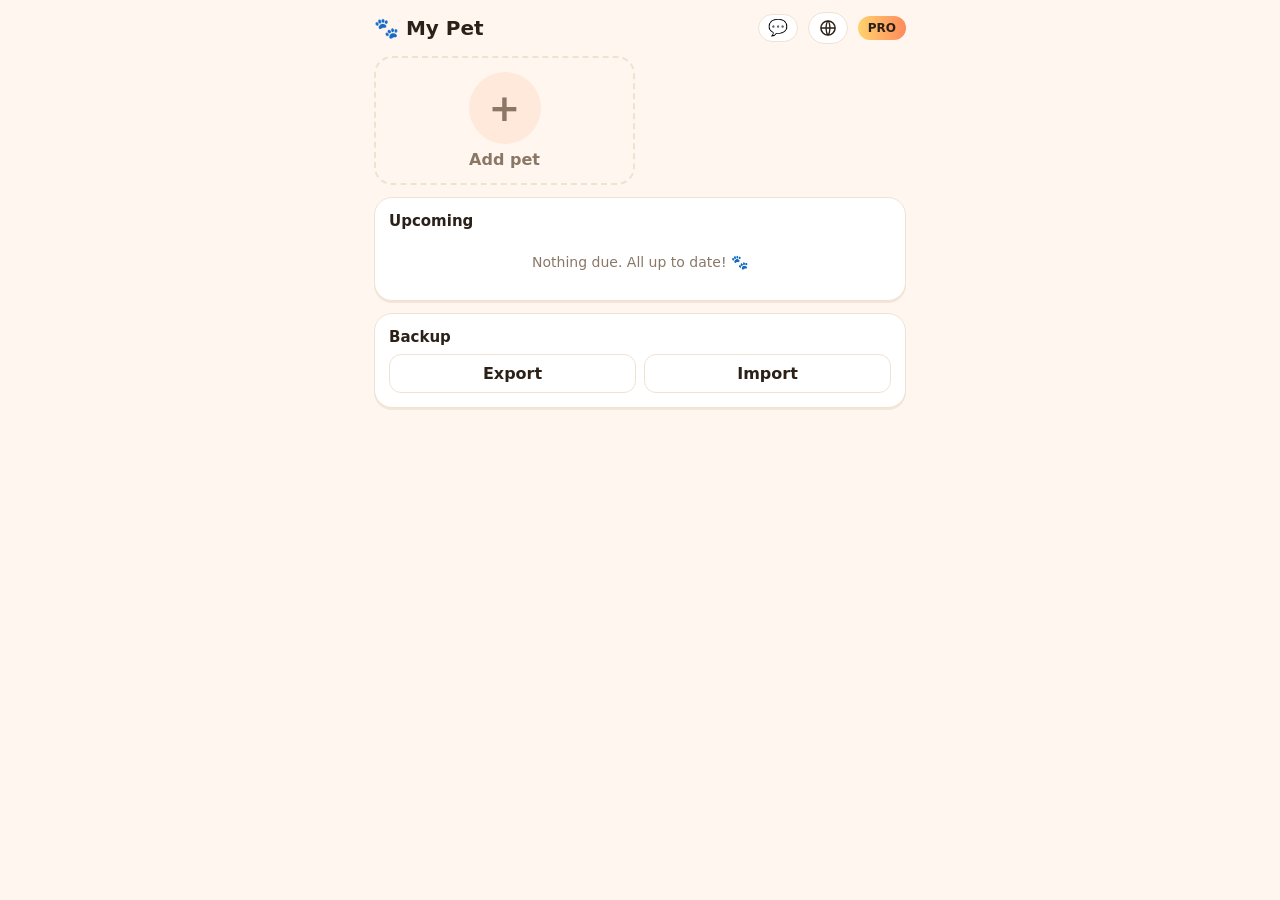
<file: proyectos/mi-mascota/index.html>
<!doctype html>
<html lang="es">
<head>
<meta charset="utf-8">
<meta name="viewport" content="width=device-width,initial-scale=1,viewport-fit=cover">
<meta name="theme-color" content="#fff7ef">
<meta name="description" content="Mi Mascota: vacunas, desparasitaciones, medicinas, visitas al veterinario y peso de tu perro o gato, con recordatorios en tu calendario.">
<title>Mi Mascota — Salud de tu perro y gato</title>
<link rel="manifest" href="manifest.webmanifest">
<link rel="icon" href="icon.svg">
<style>
:root{--bg:#fff7ef;--card:#fff;--line:#f0e2d3;--txt:#2b2118;--mut:#8a7766;--acc:#ff7a45;--ok:#2fa36b;--bad:#e5484d;--soon:#f5a524}
*{box-sizing:border-box;-webkit-tap-highlight-color:transparent}
html,body{margin:0;background:var(--bg);color:var(--txt);font-family:system-ui,-apple-system,Segoe UI,Roboto,sans-serif}
main{max-width:560px;margin:0 auto;padding:calc(env(safe-area-inset-top) + 12px) 14px 110px}
header{display:flex;align-items:center;gap:10px;margin-bottom:12px}
header h1{font-size:20px;margin:0;flex:1}
button.lang{font-size:16px;line-height:1;padding:5px 9px;border-radius:999px}
.pro{font-size:12px;font-weight:800;background:linear-gradient(90deg,#ffd36e,#ff8a5c);color:#2b2118;border-radius:999px;padding:5px 10px;border:0;cursor:pointer}
.back{border:0;background:none;font-size:22px;padding:4px 8px;cursor:pointer}
.card{background:var(--card);border:1px solid var(--line);border-radius:18px;padding:14px;margin-bottom:12px;box-shadow:0 2px 0 #f3e6d8}
.pets{display:grid;grid-template-columns:repeat(2,1fr);gap:10px}
.pet{display:flex;flex-direction:column;align-items:center;gap:6px;padding:14px;cursor:pointer;text-align:center}
.avatar{width:72px;height:72px;border-radius:50%;background:#ffe9da center/cover;display:flex;align-items:center;justify-content:center;font-size:38px;flex:none}
.pet b{font-size:16px}.pet small{color:var(--mut)}
.add{border:2px dashed var(--line);background:none;box-shadow:none;color:var(--mut);font-weight:700}
h3{margin:0 0 8px;font-size:15px}
.item{display:flex;align-items:center;gap:10px;padding:10px 0;border-bottom:1px solid var(--line)}
.item:last-child{border:0}
.item .ic{font-size:22px;width:32px;text-align:center}
.item .b{flex:1;min-width:0}
.item .b b{display:block;white-space:nowrap;overflow:hidden;text-overflow:ellipsis}
.item .b small{color:var(--mut);display:block}
.item .b .tag{display:inline-block;margin-top:4px}
.item .acts{display:flex;flex-direction:column;gap:6px}
.tag{font-size:11px;font-weight:800;border-radius:999px;padding:3px 8px;color:#fff;white-space:nowrap}
.tag.bad{background:var(--bad)}.tag.soon{background:var(--soon)}.tag.ok{background:var(--ok)}
button{font:inherit;font-weight:700;border:1px solid var(--line);background:#fff;color:var(--txt);border-radius:12px;padding:9px 12px;cursor:pointer}
button.main{background:var(--acc);border-color:var(--acc);color:#fff}
button.sm{padding:6px 9px;font-size:13px}
.tabs{display:flex;gap:6px;overflow-x:auto;margin-bottom:10px;padding-bottom:2px;scrollbar-width:none}.tabs::-webkit-scrollbar{display:none}
.tabs button{white-space:nowrap}
.tabs button.on{background:var(--txt);color:#fff;border-color:var(--txt)}
.hero{display:flex;align-items:center;gap:14px}
.hero .avatar{width:84px;height:84px}
.hero h2{margin:0}.hero small{color:var(--mut)}
.empty{color:var(--mut);text-align:center;padding:16px 0;font-size:14px}
.modal{position:fixed;inset:0;background:#0007;display:none;align-items:flex-end;justify-content:center;z-index:9}
.modal.show{display:flex}
.sheet{background:#fff;width:100%;max-width:560px;border-radius:20px 20px 0 0;padding:18px 16px calc(env(safe-area-inset-bottom) + 18px);max-height:92vh;overflow:auto}
label{display:block;font-size:13px;color:var(--mut);margin:10px 0 4px}
input,select,textarea{width:100%;font:inherit;border:1px solid var(--line);border-radius:12px;padding:11px;background:#fffdfb;color:var(--txt)}
.row{display:flex;gap:8px;flex-wrap:wrap}
.row>*{flex:1}
.btns{display:flex;gap:8px;margin-top:16px}
.btns button{flex:1}
.fab{position:fixed;right:18px;bottom:calc(env(safe-area-inset-bottom) + 18px);width:58px;height:58px;border-radius:50%;font-size:28px;background:var(--acc);color:#fff;border:0;box-shadow:0 6px 18px #ff7a4566;z-index:5}
svg.chart{width:100%;height:160px}
.price{display:flex;gap:8px;margin:12px 0}
.price button{flex:1;display:flex;flex-direction:column;gap:2px}
.price small{font-weight:500;color:var(--mut)}
#print{display:none}
@media print{body>*:not(#print){display:none!important}#print{display:block;padding:20px;font-size:13px}#print table{width:100%;border-collapse:collapse}#print td,#print th{border:1px solid #ccc;padding:6px;text-align:left}}
</style>
</head>
<body>
<main id="view"></main>
<button class="fab" id="fab" hidden>+</button>
<div class="modal" id="modal"><div class="sheet" id="sheet"></div></div>
<div id="print"></div>
<input type="file" id="fileIn" accept="application/json" hidden>
<script src="lang.js"></script>
<script src="strings.js"></script>
<script src="license.js"></script>
<script src="app.js"></script>
<script src="chat-strings.js"></script>
<script src="chat.js"></script>
<script>if('serviceWorker' in navigator&&location.protocol==='https:')navigator.serviceWorker.register('sw.js')</script>
</body>
</html>
</file>
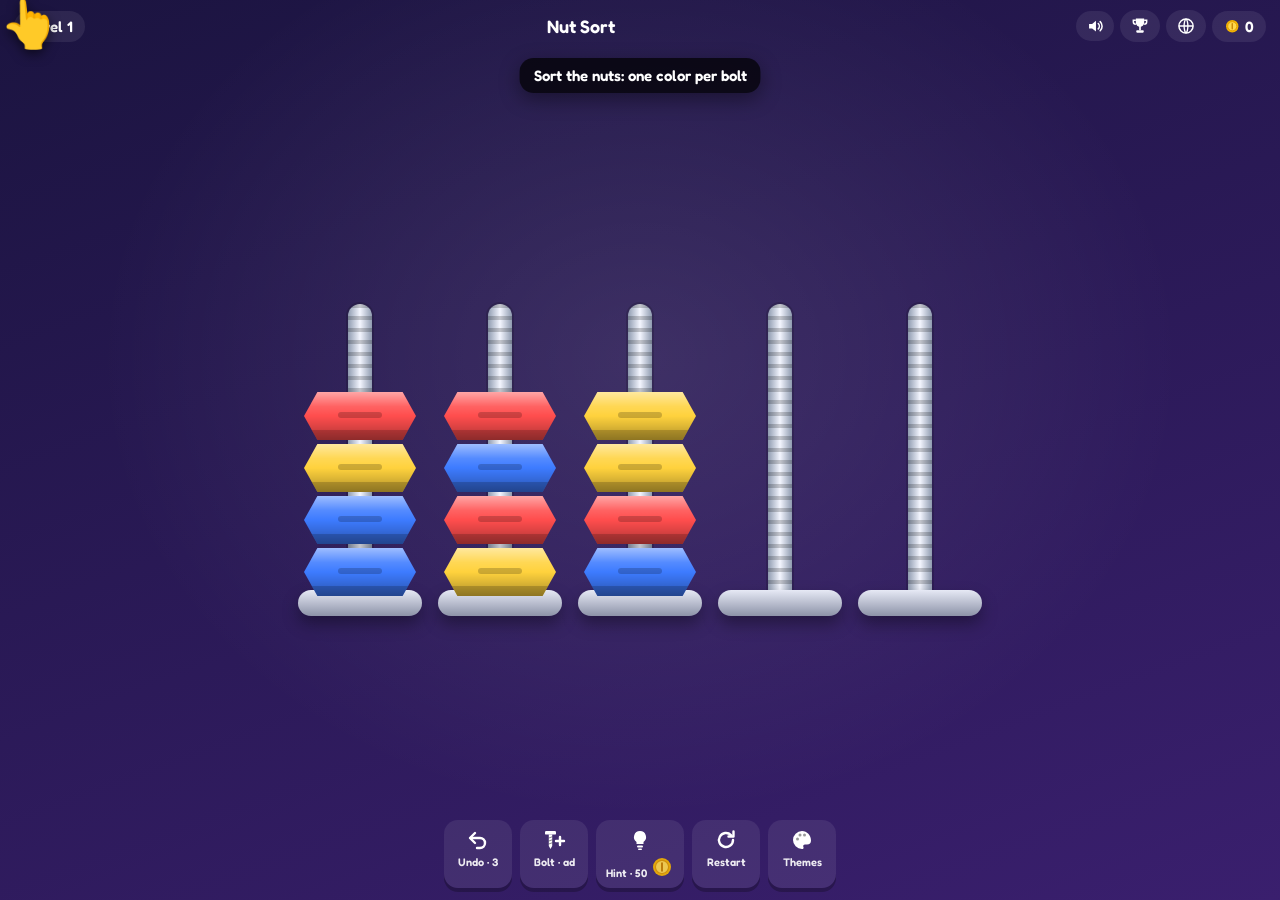
<file: proyectos/nut-sort/index.html>
<!doctype html>
<html lang="es">
<head>
<meta charset="utf-8">
<meta name="viewport" content="width=device-width,initial-scale=1,viewport-fit=cover,user-scalable=no">
<meta name="theme-color" content="#1b1440">
<meta name="description" content="Nut Sort: ordena las tuercas por color. Puzzle relajante con cientos de niveles.">
<title>Nut Sort — Color Puzzle</title>
<link rel="manifest" href="manifest.webmanifest">
<link rel="icon" href="icon.svg">
<style>
:root{--bg1:#1b1440;--bg2:#3a1f6e;--panel:rgba(255,255,255,.08);--txt:#fff;--accent:#ffcc33}
*{box-sizing:border-box;-webkit-tap-highlight-color:transparent;user-select:none}
html,body{margin:0;height:100%;touch-action:manipulation;font-family:Fredoka,system-ui,-apple-system,Segoe UI,Roboto,sans-serif;color:var(--txt);background:radial-gradient(ellipse at 50% 40%,rgba(255,255,255,.10),transparent 60%),linear-gradient(160deg,var(--bg1),var(--bg2));overflow:hidden}
body.theme-1{--bg1:#0f3b2e;--bg2:#1f6e4f}
body.theme-2{--bg1:#3b1f0f;--bg2:#8a4a1a}
body.theme-3{--bg1:#0b1f3b;--bg2:#1a4f8a}
#app{display:flex;flex-direction:column;height:100%;padding:env(safe-area-inset-top) 10px env(safe-area-inset-bottom)}
header{display:flex;align-items:center;justify-content:space-between;padding:10px 4px}
.pill{background:var(--panel);border-radius:999px;padding:6px 12px;font-weight:700;font-size:15px}
h1{font-size:18px;margin:0}
.hr{display:flex;gap:6px;align-items:center}
button.lang{color:#fff;box-shadow:none;padding:6px 10px;font-size:16px;line-height:1}
#board{flex:1;min-height:0;display:flex;align-items:center;justify-content:center;padding:8px;overflow:hidden}
#bolts{display:flex;flex-wrap:wrap;align-content:center;justify-content:center;gap:40px 8px;padding-top:36px}
.bolt{position:relative;width:62px;display:flex;flex-direction:column-reverse;align-items:center;padding-bottom:10px;cursor:pointer}
.bolt::before{content:"";position:absolute;bottom:10px;width:12px;top:-8px;border-radius:6px 6px 3px 3px;background:repeating-linear-gradient(0deg,rgba(0,0,0,.2) 0 2px,transparent 2px 6px),linear-gradient(90deg,#8f9bb0,#f4f6ff 50%,#8f9bb0);z-index:0;box-shadow:0 0 0 1px rgba(0,0,0,.15)}
.bolt::after{content:"";position:absolute;bottom:0;width:62px;height:13px;border-radius:7px;background:linear-gradient(#e6e9f5,#8d93a8);box-shadow:0 4px 8px rgba(0,0,0,.35);transition:box-shadow .2s}
.bolt.sel::after{box-shadow:0 0 0 2px #ffd84d,0 0 16px #ffd84d}
.bolt.done::before{background:repeating-linear-gradient(0deg,rgba(120,70,0,.25) 0 2px,transparent 2px 6px),linear-gradient(90deg,#d9a400,#fff0a0 50%,#d9a400)}
.bolt.done::after{background:linear-gradient(#ffe680,#c98a00);box-shadow:0 0 18px rgba(255,210,60,.7)}
.bolt.enter{animation:boltIn .45s cubic-bezier(.2,1.5,.4,1) backwards}
@keyframes boltIn{from{transform:translateY(30px) scale(.6);opacity:0}}
.nut{position:relative;z-index:1;width:56px;height:24px;margin-top:2px;clip-path:polygon(12% 0,88% 0,100% 50%,88% 100%,12% 100%,0 50%);background-image:linear-gradient(180deg,rgba(255,255,255,.5) 0,rgba(255,255,255,.12) 30%,rgba(255,255,255,0) 50%,rgba(0,0,0,.12) 70%,rgba(0,0,0,.32) 100%);box-shadow:inset 0 -5px 0 rgba(0,0,0,.18)}
.nut::after{content:"";position:absolute;left:30%;right:30%;top:42%;height:3px;border-radius:2px;background:rgba(0,0,0,.2)}
.nut.up{transform:translateY(-34px)}
.nut.rise{animation:rise .16s ease-out}@keyframes rise{from{transform:translateY(0)}}
.nut.fall{animation:fall .18s cubic-bezier(.5,0,.6,1.4)}@keyframes fall{from{transform:translateY(-34px)}}
.nut.fly{z-index:5}
.bolt.pulse{animation:pulse .4s ease-out}@keyframes pulse{40%{transform:scale(1.08)}}
.slot{height:24px;margin-top:2px;width:56px}
footer{display:flex;gap:8px;justify-content:center;padding:8px 0 12px}
footer button{min-width:68px;padding:8px 10px;display:flex;flex-direction:column;align-items:center;gap:3px;font-size:13px}
footer button .ux-ico{width:24px;height:24px}
footer button small{font-size:11px;opacity:.9}
#coins .ux-ico,.card .ux-ico{width:1.1em;height:1.1em}
button{font:inherit;border:0;border-radius:14px;padding:10px 14px;font-weight:700;color:#1b1440;background:var(--accent);box-shadow:0 4px 0 rgba(0,0,0,.25);cursor:pointer}
button.ghost{background:var(--panel);color:#fff}
button:active{transform:translateY(2px);box-shadow:0 2px 0 rgba(0,0,0,.25)}
button small{display:block;font-size:10px;opacity:.75}
#bNext{font-size:20px;padding:12px 28px}
.modal{position:fixed;inset:0;background:rgba(0,0,0,.6);display:none;align-items:center;justify-content:center;z-index:50}
.modal.show{display:flex}
.card{background:#2a1d5c;border-radius:20px;padding:22px;min-width:260px;max-width:90vw;text-align:center;box-shadow:0 10px 40px rgba(0,0,0,.5)}
.card h2{margin:0 0 6px}
.card .row{display:flex;gap:8px;justify-content:center;margin-top:14px;flex-wrap:wrap}
.themes{display:grid;grid-template-columns:repeat(2,1fr);gap:8px;margin-top:10px}
.themes button{height:60px}
/* Pantallas grandes (escritorio): tornillos más grandes para aprovechar el espacio */
.modal.show .card{animation:cardIn .4s cubic-bezier(.2,1.5,.4,1)}@keyframes cardIn{from{transform:scale(.6);opacity:0}}
.winIco{width:76px;height:76px;margin:4px auto 2px;animation:spin 1.6s ease-in-out infinite}.winIco .ux-ico{width:76px;height:76px}
@keyframes spin{50%{transform:rotateY(180deg) scale(1.08)}}
.toast{position:fixed;left:50%;bottom:90px;transform:translateX(-50%);background:#000c;padding:8px 14px;border-radius:10px;font-size:14px;opacity:0;transition:opacity .2s;pointer-events:none}
.toast.show{opacity:1}
</style>
</head>
<body>
<div id="app">
  <header>
    <span class="pill" id="lvl"></span>
    <h1>Nut Sort</h1>
    <span class="hr"><button class="pill lang" id="bSound"></button><button class="pill lang" id="bTrophy"></button><button class="pill lang" id="bLang"></button><span class="pill" id="coins">0</span></span>
  </header>
  <div id="board" aria-label="tablero"><div id="bolts"></div></div>
  <footer>
    <button class="ghost" id="bUndo"><i data-ic="undo"></i><small><span data-t="undo"></span> · <span id="undoLeft"></span></small></button>
    <button class="ghost" id="bBolt"><i data-ic="bolt"></i><small id="boltTxt"></small></button>
    <button class="ghost" id="bHint"><i data-ic="hint"></i><small id="hintTxt"></small></button>
    <button class="ghost" id="bRestart"><i data-ic="restart"></i><small data-t="restart"></small></button>
    <button class="ghost" id="bShop"><i data-ic="palette"></i><small data-t="shop"></small></button>
  </footer>
</div>
<div class="modal" id="mWin"><div class="card">
  <div class="winIco"><i data-ic="coin"></i></div>
  <h2 data-t="win"></h2>
  <p id="winTxt"></p>
  <div class="row">
    <button id="bNext" data-t="next"></button>
    <button class="ghost" id="bDouble">x2 <i data-ic="coin"></i> <small data-t="ad"></small></button>
  </div>
</div></div>
<div class="modal" id="mShop"><div class="card">
  <h2 data-t="shop"></h2>
  <div class="themes" id="themes"></div>
  <div class="row"><button class="ghost" id="bCloseShop" data-t="close"></button></div>
</div></div>
<div class="toast" id="toast"></div>
<script src="lang.js"></script>
<script src="strings.js"></script>
<script src="trophies.js"></script>
<script src="ads.js"></script>
<script src="ux.js"></script>
<script src="game.js"></script>
<script>if('serviceWorker' in navigator&&location.protocol==='https:')navigator.serviceWorker.register('sw.js')</script>
</body>
</html>
</file>
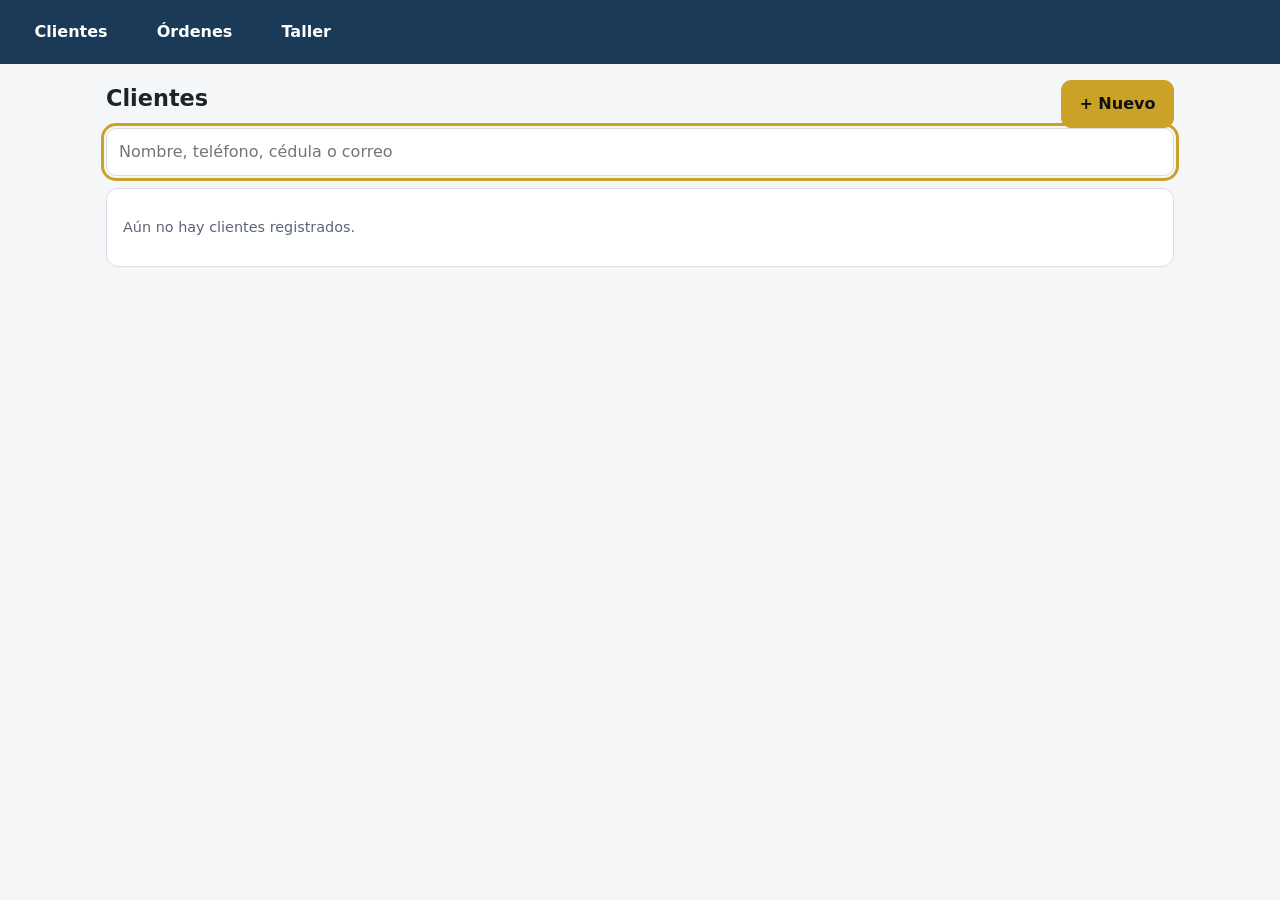
<file: sastrecloud/taller/index.html>
<!doctype html>
<html lang="es-DO" data-beasties-container>
<head>
  <meta charset="utf-8">
  <title>SastreCloud · Taller</title>
  <base href="/sastrecloud/taller/">
  <meta name="viewport" content="width=device-width, initial-scale=1">
  <link rel="icon" type="image/x-icon" href="favicon.ico">
<style>:root{--sc-primary:#1b3a57;--sc-on-primary:#ffffff;--sc-secondary:#c9a227;--sc-on-secondary:#111111;--sc-font:"Inter", system-ui, -apple-system, "Segoe UI", Roboto, sans-serif;--sc-bg:#f5f6f8;--sc-surface:#ffffff;--sc-text:#1d232b;--sc-muted:#5b6573;--sc-border:#d9dde3;--sc-danger:#b3261e;--sc-warn:#8a5a00;--sc-warn-bg:#fff4d6;--sc-ok:#1e6b3a;--sc-ok-bg:#e3f4e8;--sc-radius:12px;--sc-touch:48px}*,*:before,*:after{box-sizing:border-box}html,body{margin:0;background:var(--sc-bg);color:var(--sc-text);font-family:var(--sc-font);font-size:16px;line-height:1.45;-webkit-text-size-adjust:100%}</style><link rel="stylesheet" href="styles-N43GUIZK.css" media="print" onload="this.media='all'"><noscript><link rel="stylesheet" href="styles-N43GUIZK.css"></noscript></head>
<body>
		
<script type="esms-options">{"shimMode":true}</script>

  <app-root></app-root>
<link rel="modulepreload" href="chunk-2NFLSA4Y.js"><script type="module" src="polyfills-G7GBCUTJ.js"></script><script type="module-shim" src="main-3E6CMU32.js"></script></body>
</html>
</file>
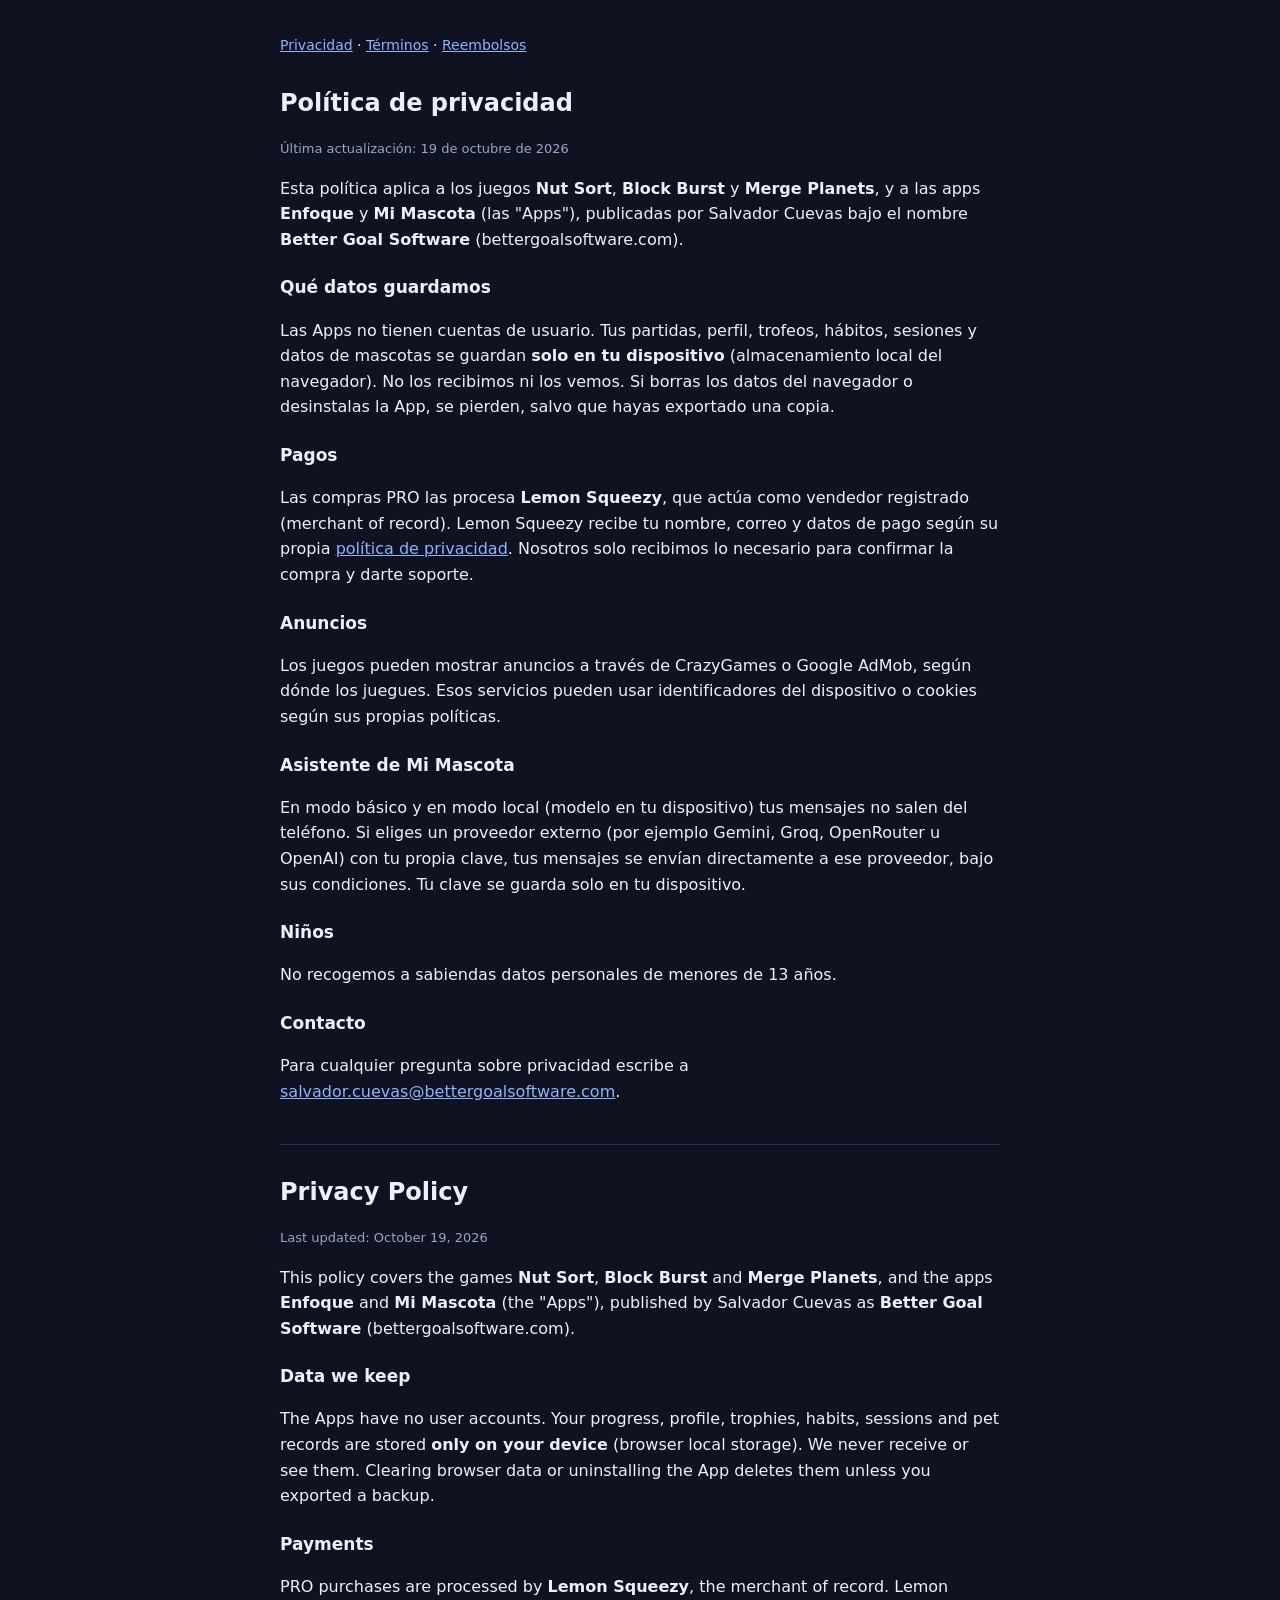
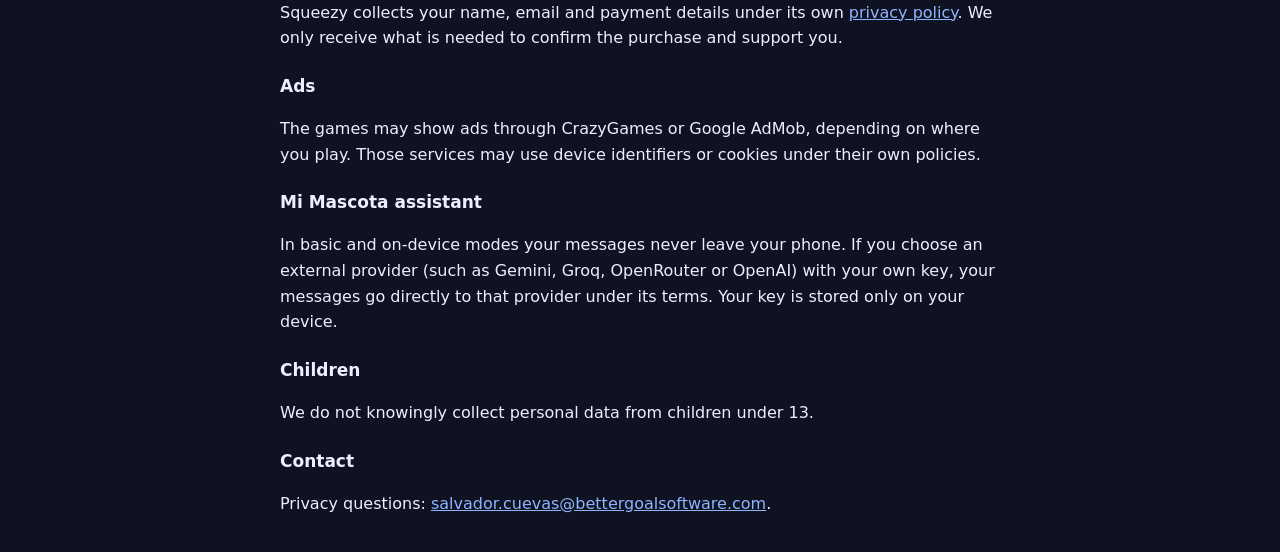
<file: proyectos/legal/privacidad.html>
<!doctype html>
<html lang="es">
<head>
<meta charset="utf-8">
<meta name="viewport" content="width=device-width,initial-scale=1">
<title>Privacidad / Privacy — Better Goal Software</title>
<link rel="stylesheet" href="legal.css">
</head>
<body>
<main>
<p class="nav"><a href="privacidad.html">Privacidad</a> · <a href="terminos.html">Términos</a> · <a href="reembolsos.html">Reembolsos</a></p>
<h1>Política de privacidad</h1>
<p class="upd">Última actualización: 19 de octubre de 2026</p>
<p>Esta política aplica a los juegos <b>Nut Sort</b>, <b>Block Burst</b> y <b>Merge Planets</b>, y a las apps <b>Enfoque</b> y <b>Mi Mascota</b> (las "Apps"), publicadas por Salvador Cuevas bajo el nombre <b>Better Goal Software</b> (bettergoalsoftware.com).</p>
<h2>Qué datos guardamos</h2>
<p>Las Apps no tienen cuentas de usuario. Tus partidas, perfil, trofeos, hábitos, sesiones y datos de mascotas se guardan <b>solo en tu dispositivo</b> (almacenamiento local del navegador). No los recibimos ni los vemos. Si borras los datos del navegador o desinstalas la App, se pierden, salvo que hayas exportado una copia.</p>
<h2>Pagos</h2>
<p>Las compras PRO las procesa <b>Lemon Squeezy</b>, que actúa como vendedor registrado (merchant of record). Lemon Squeezy recibe tu nombre, correo y datos de pago según su propia <a href="https://www.lemonsqueezy.com/privacy">política de privacidad</a>. Nosotros solo recibimos lo necesario para confirmar la compra y darte soporte.</p>
<h2>Anuncios</h2>
<p>Los juegos pueden mostrar anuncios a través de CrazyGames o Google AdMob, según dónde los juegues. Esos servicios pueden usar identificadores del dispositivo o cookies según sus propias políticas.</p>
<h2>Asistente de Mi Mascota</h2>
<p>En modo básico y en modo local (modelo en tu dispositivo) tus mensajes no salen del teléfono. Si eliges un proveedor externo (por ejemplo Gemini, Groq, OpenRouter u OpenAI) con tu propia clave, tus mensajes se envían directamente a ese proveedor, bajo sus condiciones. Tu clave se guarda solo en tu dispositivo.</p>
<h2>Niños</h2>
<p>No recogemos a sabiendas datos personales de menores de 13 años.</p>
<h2>Contacto</h2>
<p>Para cualquier pregunta sobre privacidad escribe a <a href="mailto:salvador.cuevas@bettergoalsoftware.com">salvador.cuevas@bettergoalsoftware.com</a>.</p>

<hr>
<h1 lang="en">Privacy Policy</h1>
<div lang="en">
<p class="upd">Last updated: October 19, 2026</p>
<p>This policy covers the games <b>Nut Sort</b>, <b>Block Burst</b> and <b>Merge Planets</b>, and the apps <b>Enfoque</b> and <b>Mi Mascota</b> (the "Apps"), published by Salvador Cuevas as <b>Better Goal Software</b> (bettergoalsoftware.com).</p>
<h2>Data we keep</h2>
<p>The Apps have no user accounts. Your progress, profile, trophies, habits, sessions and pet records are stored <b>only on your device</b> (browser local storage). We never receive or see them. Clearing browser data or uninstalling the App deletes them unless you exported a backup.</p>
<h2>Payments</h2>
<p>PRO purchases are processed by <b>Lemon Squeezy</b>, the merchant of record. Lemon Squeezy collects your name, email and payment details under its own <a href="https://www.lemonsqueezy.com/privacy">privacy policy</a>. We only receive what is needed to confirm the purchase and support you.</p>
<h2>Ads</h2>
<p>The games may show ads through CrazyGames or Google AdMob, depending on where you play. Those services may use device identifiers or cookies under their own policies.</p>
<h2>Mi Mascota assistant</h2>
<p>In basic and on-device modes your messages never leave your phone. If you choose an external provider (such as Gemini, Groq, OpenRouter or OpenAI) with your own key, your messages go directly to that provider under its terms. Your key is stored only on your device.</p>
<h2>Children</h2>
<p>We do not knowingly collect personal data from children under 13.</p>
<h2>Contact</h2>
<p>Privacy questions: <a href="mailto:salvador.cuevas@bettergoalsoftware.com">salvador.cuevas@bettergoalsoftware.com</a>.</p>
</div>
</main>
</body>
</html>
</file>
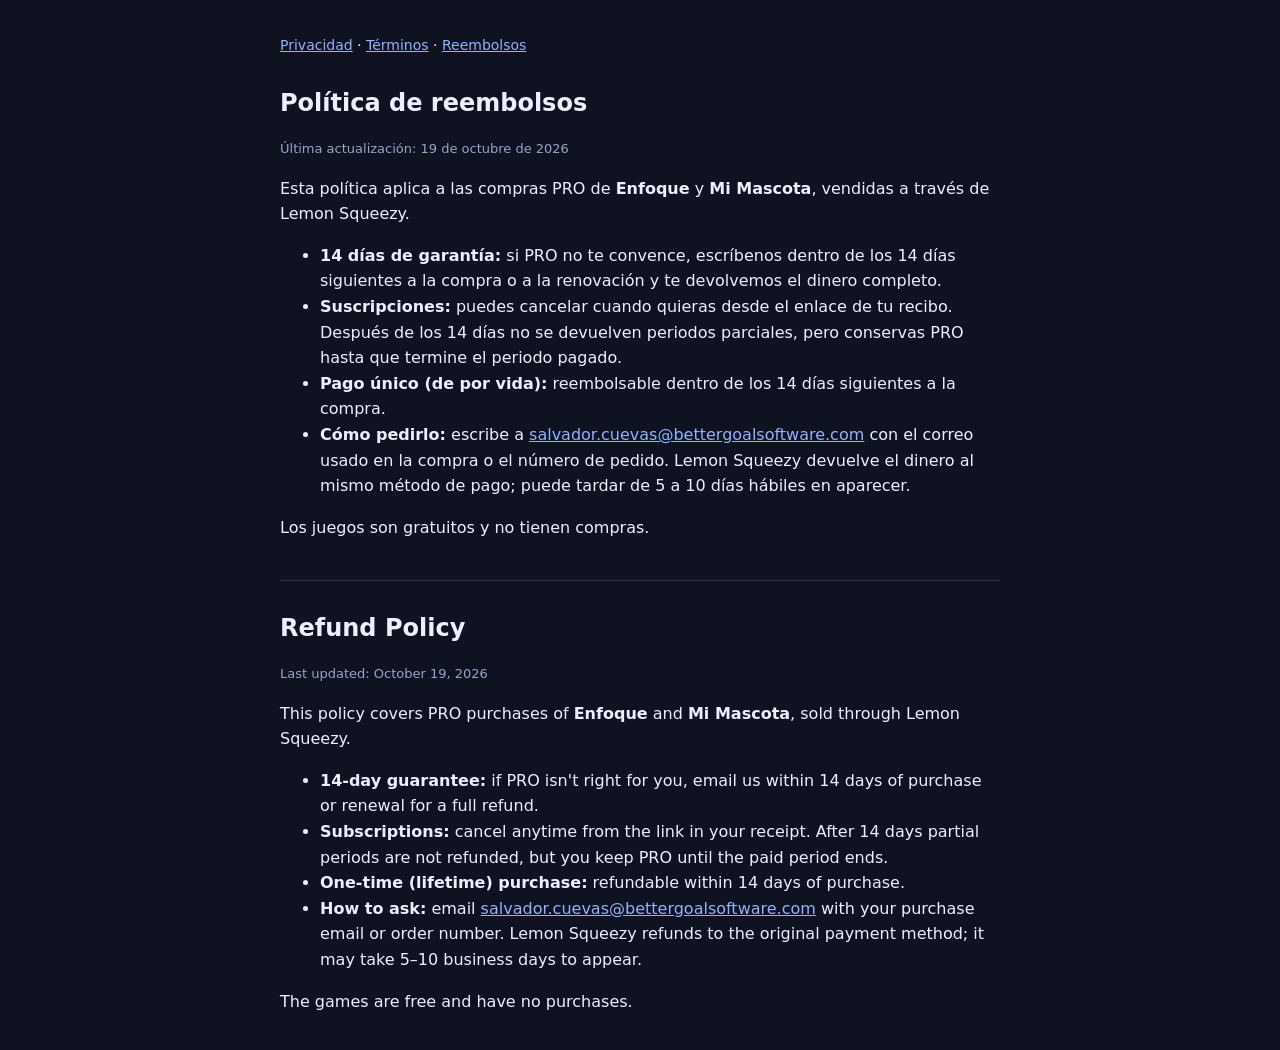
<file: proyectos/legal/reembolsos.html>
<!doctype html>
<html lang="es">
<head>
<meta charset="utf-8">
<meta name="viewport" content="width=device-width,initial-scale=1">
<title>Reembolsos / Refunds — Better Goal Software</title>
<link rel="stylesheet" href="legal.css">
</head>
<body>
<main>
<p class="nav"><a href="privacidad.html">Privacidad</a> · <a href="terminos.html">Términos</a> · <a href="reembolsos.html">Reembolsos</a></p>
<h1>Política de reembolsos</h1>
<p class="upd">Última actualización: 19 de octubre de 2026</p>
<p>Esta política aplica a las compras PRO de <b>Enfoque</b> y <b>Mi Mascota</b>, vendidas a través de Lemon Squeezy.</p>
<ul>
<li><b>14 días de garantía:</b> si PRO no te convence, escríbenos dentro de los 14 días siguientes a la compra o a la renovación y te devolvemos el dinero completo.</li>
<li><b>Suscripciones:</b> puedes cancelar cuando quieras desde el enlace de tu recibo. Después de los 14 días no se devuelven periodos parciales, pero conservas PRO hasta que termine el periodo pagado.</li>
<li><b>Pago único (de por vida):</b> reembolsable dentro de los 14 días siguientes a la compra.</li>
<li><b>Cómo pedirlo:</b> escribe a <a href="mailto:salvador.cuevas@bettergoalsoftware.com">salvador.cuevas@bettergoalsoftware.com</a> con el correo usado en la compra o el número de pedido. Lemon Squeezy devuelve el dinero al mismo método de pago; puede tardar de 5 a 10 días hábiles en aparecer.</li>
</ul>
<p>Los juegos son gratuitos y no tienen compras.</p>

<hr>
<h1 lang="en">Refund Policy</h1>
<div lang="en">
<p class="upd">Last updated: October 19, 2026</p>
<p>This policy covers PRO purchases of <b>Enfoque</b> and <b>Mi Mascota</b>, sold through Lemon Squeezy.</p>
<ul>
<li><b>14-day guarantee:</b> if PRO isn't right for you, email us within 14 days of purchase or renewal for a full refund.</li>
<li><b>Subscriptions:</b> cancel anytime from the link in your receipt. After 14 days partial periods are not refunded, but you keep PRO until the paid period ends.</li>
<li><b>One-time (lifetime) purchase:</b> refundable within 14 days of purchase.</li>
<li><b>How to ask:</b> email <a href="mailto:salvador.cuevas@bettergoalsoftware.com">salvador.cuevas@bettergoalsoftware.com</a> with your purchase email or order number. Lemon Squeezy refunds to the original payment method; it may take 5–10 business days to appear.</li>
</ul>
<p>The games are free and have no purchases.</p>
</div>
</main>
</body>
</html>
</file>
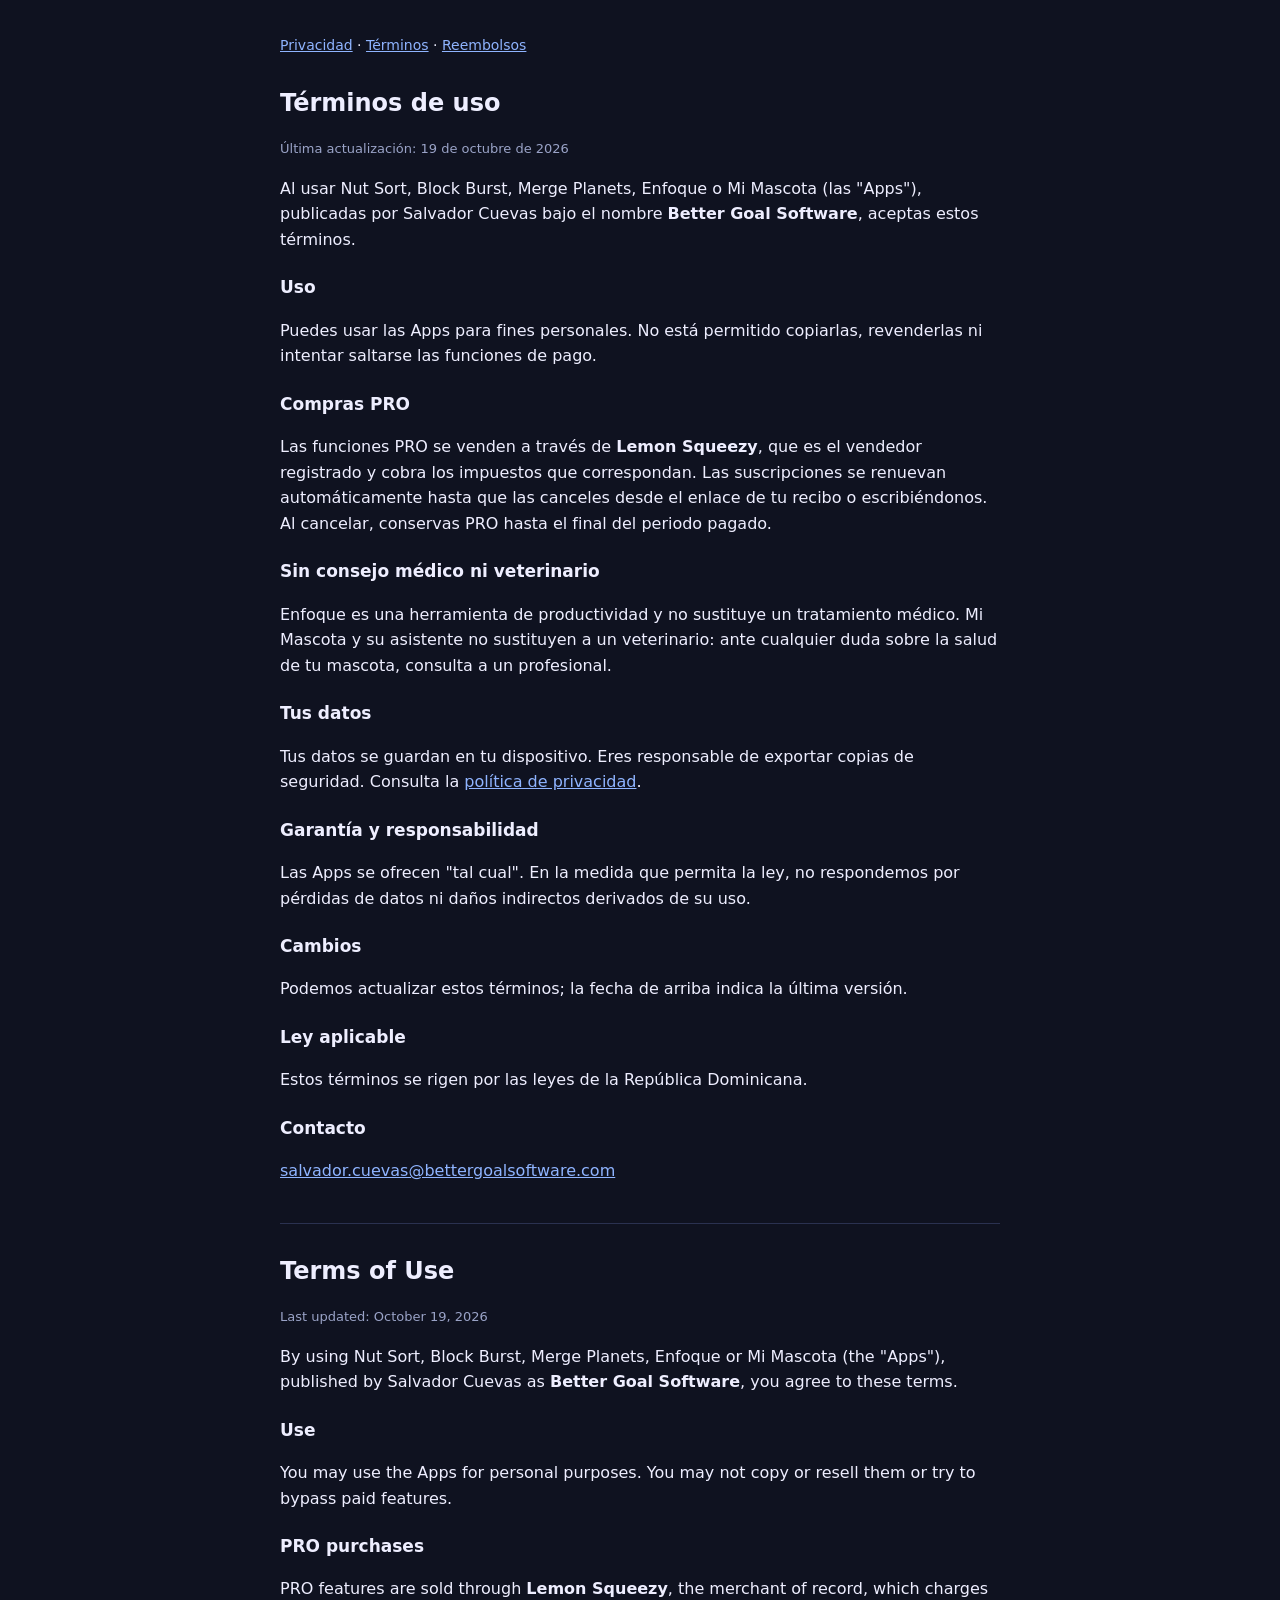
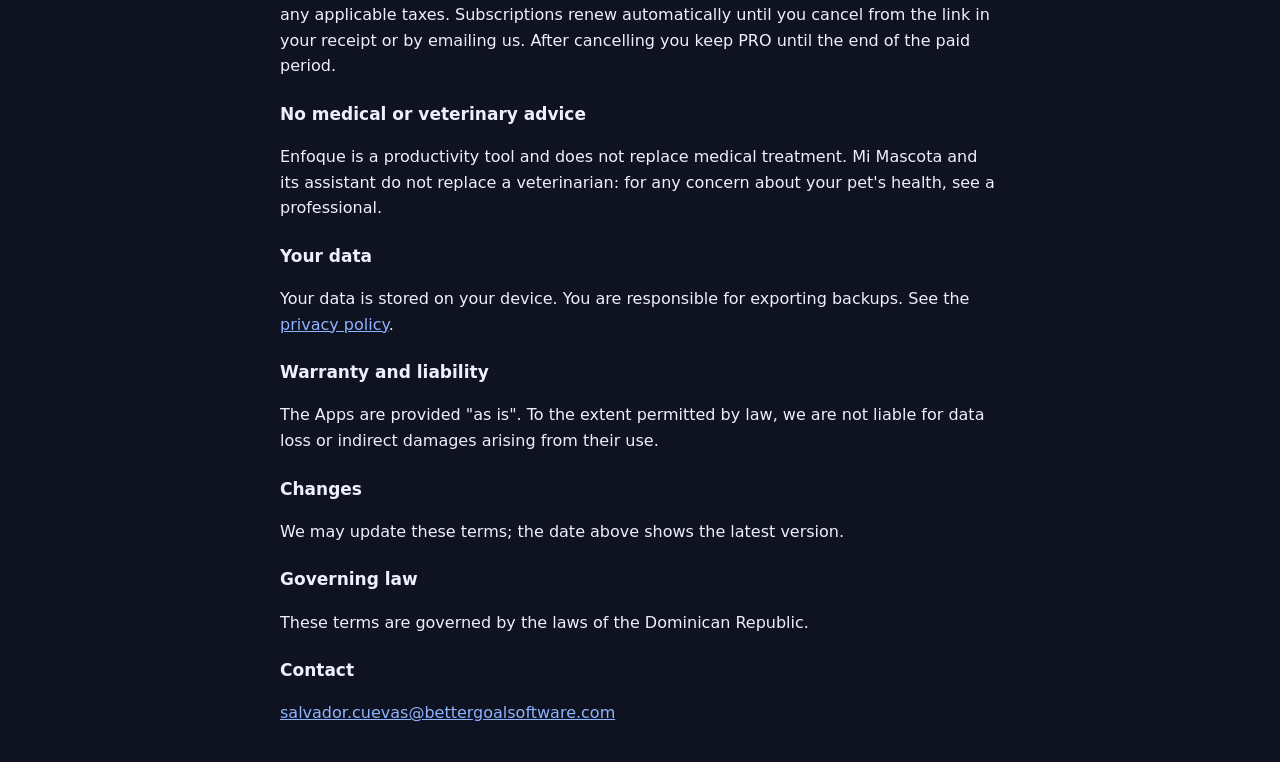
<file: proyectos/legal/terminos.html>
<!doctype html>
<html lang="es">
<head>
<meta charset="utf-8">
<meta name="viewport" content="width=device-width,initial-scale=1">
<title>Términos / Terms — Better Goal Software</title>
<link rel="stylesheet" href="legal.css">
</head>
<body>
<main>
<p class="nav"><a href="privacidad.html">Privacidad</a> · <a href="terminos.html">Términos</a> · <a href="reembolsos.html">Reembolsos</a></p>
<h1>Términos de uso</h1>
<p class="upd">Última actualización: 19 de octubre de 2026</p>
<p>Al usar Nut Sort, Block Burst, Merge Planets, Enfoque o Mi Mascota (las "Apps"), publicadas por Salvador Cuevas bajo el nombre <b>Better Goal Software</b>, aceptas estos términos.</p>
<h2>Uso</h2>
<p>Puedes usar las Apps para fines personales. No está permitido copiarlas, revenderlas ni intentar saltarse las funciones de pago.</p>
<h2>Compras PRO</h2>
<p>Las funciones PRO se venden a través de <b>Lemon Squeezy</b>, que es el vendedor registrado y cobra los impuestos que correspondan. Las suscripciones se renuevan automáticamente hasta que las canceles desde el enlace de tu recibo o escribiéndonos. Al cancelar, conservas PRO hasta el final del periodo pagado.</p>
<h2>Sin consejo médico ni veterinario</h2>
<p>Enfoque es una herramienta de productividad y no sustituye un tratamiento médico. Mi Mascota y su asistente no sustituyen a un veterinario: ante cualquier duda sobre la salud de tu mascota, consulta a un profesional.</p>
<h2>Tus datos</h2>
<p>Tus datos se guardan en tu dispositivo. Eres responsable de exportar copias de seguridad. Consulta la <a href="privacidad.html">política de privacidad</a>.</p>
<h2>Garantía y responsabilidad</h2>
<p>Las Apps se ofrecen "tal cual". En la medida que permita la ley, no respondemos por pérdidas de datos ni daños indirectos derivados de su uso.</p>
<h2>Cambios</h2>
<p>Podemos actualizar estos términos; la fecha de arriba indica la última versión.</p>
<h2>Ley aplicable</h2>
<p>Estos términos se rigen por las leyes de la República Dominicana.</p>
<h2>Contacto</h2>
<p><a href="mailto:salvador.cuevas@bettergoalsoftware.com">salvador.cuevas@bettergoalsoftware.com</a></p>

<hr>
<h1 lang="en">Terms of Use</h1>
<div lang="en">
<p class="upd">Last updated: October 19, 2026</p>
<p>By using Nut Sort, Block Burst, Merge Planets, Enfoque or Mi Mascota (the "Apps"), published by Salvador Cuevas as <b>Better Goal Software</b>, you agree to these terms.</p>
<h2>Use</h2>
<p>You may use the Apps for personal purposes. You may not copy or resell them or try to bypass paid features.</p>
<h2>PRO purchases</h2>
<p>PRO features are sold through <b>Lemon Squeezy</b>, the merchant of record, which charges any applicable taxes. Subscriptions renew automatically until you cancel from the link in your receipt or by emailing us. After cancelling you keep PRO until the end of the paid period.</p>
<h2>No medical or veterinary advice</h2>
<p>Enfoque is a productivity tool and does not replace medical treatment. Mi Mascota and its assistant do not replace a veterinarian: for any concern about your pet's health, see a professional.</p>
<h2>Your data</h2>
<p>Your data is stored on your device. You are responsible for exporting backups. See the <a href="privacidad.html">privacy policy</a>.</p>
<h2>Warranty and liability</h2>
<p>The Apps are provided "as is". To the extent permitted by law, we are not liable for data loss or indirect damages arising from their use.</p>
<h2>Changes</h2>
<p>We may update these terms; the date above shows the latest version.</p>
<h2>Governing law</h2>
<p>These terms are governed by the laws of the Dominican Republic.</p>
<h2>Contact</h2>
<p><a href="mailto:salvador.cuevas@bettergoalsoftware.com">salvador.cuevas@bettergoalsoftware.com</a></p>
</div>
</main>
</body>
</html>
</file>
<file: assets/vendor/lenis.css>
html.lenis,
html.lenis body {
  height: auto;
}

.lenis:not(.lenis-autoToggle).lenis-stopped {
  overflow: clip;
}

.lenis [data-lenis-prevent],
.lenis [data-lenis-prevent-wheel],
.lenis [data-lenis-prevent-touch],
.lenis [data-lenis-prevent-vertical],
.lenis [data-lenis-prevent-horizontal] {
  overscroll-behavior: contain;
}

.lenis.lenis-smooth iframe {
  pointer-events: none;
}

.lenis.lenis-autoToggle {
  transition-property: overflow;
  transition-duration: 1ms;
  transition-behavior: allow-discrete;
}
</file>
<file: assets/css/site.css>
:root{
  --bg:#05070f;--card:rgba(255,255,255,.035);--line:rgba(255,255,255,.09);
  --tx:#e8ecf6;--mut:#8b93a7;--cy:#22d3ee;--vi:#a78bfa;--li:#a3e635;
  --grad:linear-gradient(100deg,#22d3ee 0%,#a78bfa 55%,#f0abfc 100%);
  --h:'Space Grotesk',system-ui,sans-serif;--b:'Inter',system-ui,sans-serif;--m:'JetBrains Mono',ui-monospace,monospace;
  --r:22px;--wrap:min(1180px,calc(100vw - 48px));
}
*{box-sizing:border-box;margin:0;padding:0}
html{background:var(--bg);color:var(--tx);-webkit-text-size-adjust:100%}
body{font-family:var(--b);font-size:16px;line-height:1.6;overflow-x:hidden;background:
  radial-gradient(1200px 700px at 85% -10%,rgba(167,139,250,.14),transparent 60%),
  radial-gradient(900px 600px at -10% 20%,rgba(34,211,238,.10),transparent 60%),var(--bg)}
a{color:inherit;text-decoration:none}
img,svg,canvas{display:block}
em{font-style:normal;background:var(--grad);-webkit-background-clip:text;background-clip:text;color:transparent}
::selection{background:rgba(167,139,250,.4)}
.wrap{width:var(--wrap);margin:0 auto}
:focus-visible{outline:2px solid var(--cy);outline-offset:3px;border-radius:6px}

/* Capas fijas */
.progress{position:fixed;inset:0 0 auto 0;height:3px;z-index:60;pointer-events:none}
.progress span{display:block;height:100%;width:100%;background:var(--grad);transform:scaleX(0);transform-origin:0 50%}
.grain{position:fixed;inset:0;z-index:70;pointer-events:none;opacity:.05;
  background-image:url("data:image/svg+xml,%3Csvg xmlns='http://www.w3.org/2000/svg' width='160' height='160'%3E%3Cfilter id='n'%3E%3CfeTurbulence type='fractalNoise' baseFrequency='.9' numOctaves='3'/%3E%3C/filter%3E%3Crect width='100%25' height='100%25' filter='url(%23n)'/%3E%3C/svg%3E")}
.cursor{position:fixed;left:0;top:0;width:420px;height:420px;margin:-210px 0 0 -210px;border-radius:50%;pointer-events:none;z-index:1;
  background:radial-gradient(circle,rgba(34,211,238,.10),rgba(167,139,250,.06) 40%,transparent 70%);opacity:0;transition:opacity .4s}
@media (pointer:fine){.cursor{opacity:1}}

/* Navegación */
.nav{position:fixed;top:14px;left:12px;right:12px;margin:0 auto;max-width:1180px;z-index:50;
  display:flex;align-items:center;justify-content:space-between;gap:18px;padding:10px 12px 10px 16px;border-radius:999px;
  background:rgba(8,11,22,.55);border:1px solid var(--line);backdrop-filter:blur(16px) saturate(140%);-webkit-backdrop-filter:blur(16px) saturate(140%);
  transition:transform .5s cubic-bezier(.2,.8,.2,1)}
.nav.hide{transform:translateY(-140%)}
.brand{display:flex;align-items:center;gap:10px;font-family:var(--h);font-size:15px;letter-spacing:-.01em;white-space:nowrap}
.brand b{font-weight:700}
.nav-links{display:flex;gap:4px}
.nav-links a{font-size:14px;color:var(--mut);padding:8px 12px;border-radius:999px;transition:color .2s,background .2s}
.nav-links a:hover,.nav-links a.active{color:var(--tx);background:rgba(255,255,255,.06)}
.nav-actions{display:flex;align-items:center;gap:8px}

/* Selector de idioma */
.lang{position:relative}
.lang-btn{font:500 12px var(--m);background:none;border:1px solid var(--line);color:var(--tx);border-radius:999px;padding:8px 12px;cursor:pointer;display:flex;align-items:center;gap:6px}
.lang-btn svg{width:14px;height:14px;opacity:.7}
.lang-list{position:absolute;right:0;top:calc(100% + 10px);min-width:180px;list-style:none;padding:6px;border-radius:16px;
  background:rgba(10,14,28,.96);border:1px solid var(--line);backdrop-filter:blur(16px);box-shadow:0 24px 60px -20px rgba(0,0,0,.7);
  opacity:0;visibility:hidden;transform:translateY(-6px);transition:opacity .2s,transform .2s,visibility .2s}
.lang.open .lang-list{opacity:1;visibility:visible;transform:none}
.lang-list a{display:flex;justify-content:space-between;gap:16px;padding:9px 12px;border-radius:10px;font-size:14px;color:#c9cfdd}
.lang-list a span{font:500 11px var(--m);color:var(--mut)}
.lang-list a:hover,.lang-list a[aria-current]{background:rgba(255,255,255,.06);color:#fff}
.lang-list a[aria-current] span{color:var(--cy)}

/* Botones */
.btn{position:relative;display:inline-flex;align-items:center;gap:10px;font:600 15px var(--b);padding:15px 26px;border-radius:999px;color:#04060d;
  background:var(--grad);background-size:200% 100%;box-shadow:0 10px 40px -10px rgba(167,139,250,.55);transition:background-position .6s,box-shadow .3s;will-change:transform}
.btn:hover{background-position:100% 0;box-shadow:0 14px 50px -8px rgba(34,211,238,.55)}
.btn i{font-style:normal;transition:transform .3s}.btn:hover i{transform:translateX(4px)}
.btn-ghost{background:rgba(255,255,255,.04);color:var(--tx);border:1px solid var(--line);box-shadow:none}
.btn-ghost:hover{background:rgba(255,255,255,.08);box-shadow:none}
.btn-small{padding:9px 16px;font-size:13px;white-space:nowrap}
.btn-big{font-size:clamp(14px,2.4vw,24px);padding:22px 36px;max-width:100%;overflow-wrap:anywhere}

/* Hero */
.hero{position:relative;min-height:100svh;display:flex;flex-direction:column;justify-content:center;padding:130px 0 80px;overflow:hidden}
#neural{position:absolute;inset:0;width:100%;height:100%;z-index:0}
.hero-glow{position:absolute;inset:auto -20% -40% -20%;height:60%;background:radial-gradient(closest-side,rgba(34,211,238,.18),transparent);filter:blur(40px);z-index:0}
.hero-inner,.stats{position:relative;z-index:2}
.eyebrow{display:inline-flex;align-items:center;gap:10px;font:500 13px var(--m);letter-spacing:.04em;color:var(--mut);
  padding:8px 14px;border:1px solid var(--line);border-radius:999px;background:rgba(255,255,255,.03)}
.dot{width:8px;height:8px;border-radius:50%;background:var(--li);box-shadow:0 0 0 0 rgba(163,230,53,.6);animation:ping 2s infinite}
@keyframes ping{70%{box-shadow:0 0 0 10px rgba(163,230,53,0)}100%{box-shadow:0 0 0 0 rgba(163,230,53,0)}}
.hero-title{font:700 clamp(40px,7.4vw,104px)/.98 var(--h);letter-spacing:-.045em;margin:26px 0;max-width:14ch}
html[lang=de] .hero-title,html[lang=fr] .hero-title,html[lang=pt] .hero-title,html[lang=it] .hero-title{font-size:clamp(36px,6.4vw,92px);max-width:16ch}
.hero-sub{max-width:640px;font-size:clamp(16px,1.6vw,19px);color:#b9c0d2}
.hero-sub b{color:var(--tx)}
.hero-cta{display:flex;flex-wrap:wrap;gap:12px;margin-top:34px}
.stats{display:grid;grid-template-columns:repeat(4,1fr);gap:1px;margin-top:70px;border:1px solid var(--line);border-radius:var(--r);overflow:hidden;background:var(--line)}
.stat{background:rgba(7,10,20,.78);backdrop-filter:blur(8px);padding:22px 22px 20px}
.stat b{display:block;font:700 clamp(32px,4vw,48px)/1 var(--h);letter-spacing:-.03em;background:var(--grad);-webkit-background-clip:text;background-clip:text;color:transparent}
.stat span:not(.count){display:block;margin-top:8px;font-size:13px;color:var(--mut);line-height:1.4}
.scroll-hint{position:absolute;left:50%;bottom:22px;z-index:2;width:24px;height:38px;border:1.5px solid var(--line);border-radius:14px;transform:translateX(-50%)}
.scroll-hint span{position:absolute;left:50%;top:7px;width:3px;height:8px;margin-left:-1.5px;border-radius:2px;background:var(--tx);animation:wheel 1.8s infinite}
@keyframes wheel{0%{opacity:0;transform:translateY(0)}30%{opacity:1}100%{opacity:0;transform:translateY(12px)}}

/* Marquee */
.marquee{border-block:1px solid var(--line);overflow:hidden;padding:22px 0;background:rgba(255,255,255,.015)}
.marquee-track{display:flex;width:max-content;animation:marq 40s linear infinite}
.marquee-track span{font:600 clamp(20px,2.6vw,30px) var(--h);letter-spacing:-.02em;color:#c9cfdd;padding:0 28px;white-space:nowrap;display:flex;align-items:center}
.marquee-track span::after{content:"✦";font-size:.55em;color:var(--vi);margin-left:56px}
@keyframes marq{to{transform:translateX(-50%)}}

/* Secciones */
.section{position:relative;padding:clamp(90px,14vh,160px) 0}
.kicker{display:flex;align-items:center;gap:12px;font:500 13px var(--m);text-transform:uppercase;letter-spacing:.14em;color:var(--mut);margin-bottom:26px}
.kicker span:first-child{color:var(--cy)}
.kicker::after{content:"";flex:0 0 60px;height:1px;background:var(--line)}
.kicker.center{justify-content:center}.kicker.center::after{display:none}
.h2{font:700 clamp(32px,5vw,64px)/1.04 var(--h);letter-spacing:-.04em;max-width:20ch;margin-bottom:26px}
.lead{font-size:clamp(16px,1.5vw,19px);color:#b3bacb;max-width:620px}
.center{text-align:center;margin-inline:auto}

.manifesto{font:600 clamp(26px,3.7vw,50px)/1.18 var(--h);letter-spacing:-.03em;max-width:28ch}
.js.motion .manifesto .word{opacity:.16}
.pillars{display:grid;grid-template-columns:repeat(3,1fr);gap:18px;margin-top:80px}
.card,.project,.stack-col,.edu,.mini{position:relative;border:1px solid var(--line);border-radius:var(--r);background:var(--card);padding:30px;overflow:hidden}
.card::before,.project::before{content:"";position:absolute;inset:0;border-radius:inherit;pointer-events:none;opacity:0;transition:opacity .4s;
  background:radial-gradient(500px circle at var(--mx,50%) var(--my,50%),rgba(167,139,250,.14),transparent 40%)}
.card:hover::before,.project:hover::before{opacity:1}
.card-icon{font-size:26px;width:52px;height:52px;display:grid;place-items:center;border-radius:14px;margin-bottom:22px;
  background:linear-gradient(135deg,rgba(34,211,238,.18),rgba(167,139,250,.18));border:1px solid var(--line);color:var(--cy)}
.card h3,.project h3{font:600 22px/1.2 var(--h);letter-spacing:-.02em;margin-bottom:10px}
.card p,.project p,.mini p{color:var(--mut);font-size:15px}

/* IA */
.section-ai{background:linear-gradient(180deg,transparent,rgba(34,211,238,.035) 30%,transparent)}
.ai-grid{display:grid;grid-template-columns:1.1fr .9fr;gap:60px;align-items:start}
.ai-cards{display:grid;grid-template-columns:1fr 1fr;gap:14px;margin-top:40px}
.mini{padding:22px}
.mini h3{font:600 17px/1.25 var(--h);margin-bottom:8px}
.mini::after{content:"";position:absolute;left:22px;top:0;width:40px;height:2px;background:var(--grad)}
.ai-visual{position:sticky;top:110px}
.terminal{border-radius:18px;border:1px solid var(--line);background:rgba(6,9,18,.92);box-shadow:0 40px 120px -30px rgba(167,139,250,.35);font:13px/1.7 var(--m);overflow:hidden;position:relative;z-index:1}
.term-bar{display:flex;align-items:center;gap:7px;padding:12px 14px;border-bottom:1px solid var(--line);background:rgba(255,255,255,.03)}
.term-bar i{width:11px;height:11px;border-radius:50%;background:#ff5f57}.term-bar i:nth-child(2){background:#febc2e}.term-bar i:nth-child(3){background:#28c840}
.term-bar span{margin-left:10px;color:var(--mut);font-size:12px}
.term-body{padding:20px 20px 24px;min-height:300px}
.tl{color:#cfd5e3;margin-bottom:6px}
.tl .p{display:inline-block;width:16px;color:var(--vi)}
.tl.ok .p{color:var(--li)}.tl.warn .p,.tl.warn{color:#fbbf24}
.caret{display:inline-block;width:8px;height:15px;margin-left:4px;background:var(--cy);vertical-align:-2px;animation:blink 1s steps(1) infinite}
@keyframes blink{50%{opacity:0}}
.orbit{position:absolute;inset:-60px;z-index:0;pointer-events:none}
.orbit span{position:absolute;inset:0;border:1px dashed rgba(167,139,250,.18);border-radius:50%;animation:spin 40s linear infinite}
.orbit span:nth-child(2){inset:40px;border-color:rgba(34,211,238,.16);animation-duration:28s;animation-direction:reverse}
.orbit span:nth-child(3){inset:90px;border-style:solid;border-color:rgba(255,255,255,.04)}
@keyframes spin{to{transform:rotate(360deg)}}

/* Banca */
.section-bank{padding:0}
.bank-pin{min-height:100vh;display:flex;align-items:center;padding:110px 0 60px}
.bank-grid{display:grid;grid-template-columns:1fr 1fr;gap:60px;align-items:center}
.bank-steps{list-style:none;margin-top:34px;display:grid;gap:6px}
.bank-steps li{display:flex;gap:16px;padding:14px 16px;border-radius:16px;border:1px solid transparent;transition:opacity .4s,background .4s,border-color .4s}
.js.motion .bank-steps li{opacity:.4}
.js.motion .bank-steps li.is-active{opacity:1;background:var(--card);border-color:var(--line)}
.bank-steps b{font:500 12px var(--m);color:var(--cy);padding-top:4px}
.bank-steps h3{font:600 17px var(--h);margin-bottom:2px}
.bank-steps p{font-size:14px;color:var(--mut)}
.bank-intro{display:grid;grid-template-columns:1.15fr .85fr;gap:60px;align-items:end;padding-top:clamp(90px,12vw,150px)}
.bank-head .h2{max-width:17ch}
.bank-roles-title{font:500 12px var(--m);text-transform:uppercase;letter-spacing:.14em;color:var(--mut)}
.bank-roles{display:grid;gap:12px;margin-top:14px}
.role{position:relative;padding:20px 22px;border-radius:18px;background:var(--card);border:1px solid var(--line);overflow:hidden}
.role::before{content:"";position:absolute;left:0;top:0;bottom:0;width:3px;background:linear-gradient(var(--cy),var(--vi));opacity:.5}
.role.now::before{opacity:1}
.role-when{font:500 11px var(--m);text-transform:uppercase;letter-spacing:.12em;color:var(--cy)}
.role.now .role-when{color:var(--li)}
.role h3{font:600 17px/1.3 var(--h);margin:8px 0 6px}
.role p{font-size:14px;line-height:1.55;color:var(--mut)}
.bank-copy .bank-roles-title{margin-bottom:6px}
.arch{width:100%;height:auto;max-height:78vh;overflow:visible}
.node rect{fill:rgba(255,255,255,.04);stroke:rgba(255,255,255,.16)}
.node.hl rect{fill:rgba(34,211,238,.08);stroke:rgba(34,211,238,.55)}
.node text{fill:#dfe4ef;font:500 15px var(--h);text-anchor:middle}
.shield rect{fill:rgba(167,139,250,.04);stroke:rgba(167,139,250,.5);stroke-dasharray:6 6}
.shield text{fill:var(--vi);font:500 12px var(--m)}
.packet{fill:var(--cy)}
.wire{stroke-linecap:round}

/* Línea de tiempo horizontal */
.section-timeline{padding-bottom:40px;overflow:hidden}
.tl-viewport{overflow:hidden}
.tl-track{position:relative;display:flex;gap:22px;width:max-content;padding:70px max(24px,calc((100vw - 1180px)/2)) 60px}
.tl-line{position:absolute;left:0;right:0;top:34px;height:2px;background:var(--line)}
.tl-line span{display:block;height:100%;background:var(--grad);transform-origin:0 50%}
.js.motion .tl-line span{transform:scaleX(0)}
.tl-item{position:relative;flex:0 0 340px;border:1px solid var(--line);border-radius:var(--r);background:var(--card);padding:26px}
.tl-item::before{content:"";position:absolute;top:-42px;left:26px;width:14px;height:14px;border-radius:50%;background:var(--bg);border:2px solid var(--cy)}
.tl-item.edu::before{border-color:var(--vi)}
.tl-item.now::before{background:var(--li);border-color:var(--li);box-shadow:0 0 18px rgba(163,230,53,.6)}
.tl-item.big{flex-basis:400px;background:linear-gradient(160deg,rgba(34,211,238,.07),rgba(167,139,250,.05) 60%,transparent)}
.tl-item time{font:500 13px var(--m);color:var(--cy)}
.tl-item.edu time{color:var(--vi)}
.tl-item h3{font:600 21px/1.2 var(--h);letter-spacing:-.02em;margin:10px 0 4px}
.tl-item .org{color:var(--tx);font-weight:500;font-size:14px;margin-bottom:12px;opacity:.8}
.tl-item p{color:var(--mut);font-size:14.5px}
.tags{margin-top:14px;font:12px/1.6 var(--m);color:#7f8aa3 !important}

/* Proyectos */
.projects{display:grid;grid-template-columns:repeat(3,1fr);gap:18px;margin-top:50px}
.project{display:flex;flex-direction:column;min-height:250px;transition:border-color .3s}
.project.wide{grid-column:span 2;background:linear-gradient(140deg,rgba(34,211,238,.09),rgba(167,139,250,.06) 50%,transparent)}
.project.wide h3{font-size:30px}
.project .tags{margin-top:auto;padding-top:18px}
.project.link:hover{border-color:rgba(34,211,238,.5)}
.project i{font-style:normal;color:var(--cy)}
.badge{align-self:flex-start;font:500 11px var(--m);text-transform:uppercase;letter-spacing:.1em;color:var(--mut);padding:5px 10px;border-radius:999px;border:1px solid var(--line);margin-bottom:22px}
.badge.accent{color:var(--li);border-color:rgba(163,230,53,.35)}

/* Stack */
.stack-grid{display:grid;grid-template-columns:repeat(3,1fr);gap:16px;margin-top:50px}
.stack-col h3,.edu h3{font:600 18px var(--h);margin-bottom:16px}
.chips{list-style:none;display:flex;flex-wrap:wrap;gap:8px}
.chips li{font-size:13px;padding:7px 12px;border-radius:999px;border:1px solid var(--line);background:rgba(255,255,255,.03);color:#cdd3e1;transition:border-color .25s,color .25s,transform .25s}
.chips li:hover{border-color:var(--cy);color:#fff;transform:translateY(-2px)}
.edu-grid{display:grid;grid-template-columns:repeat(3,1fr);gap:16px;margin-top:16px}
.edu ul{list-style:none;display:grid;gap:10px}
.edu li{font-size:14.5px;color:#c4cad8;padding-left:18px;position:relative}
.edu li::before{content:"";position:absolute;left:0;top:.65em;width:7px;height:7px;border-radius:2px;background:var(--grad)}
.edu li b{display:block;color:var(--tx);font-weight:600}
.edu li span{font-size:13px;color:var(--mut)}

/* Contacto */
.contact{text-align:center;padding-bottom:120px}
.contact-title{font:700 clamp(44px,9vw,130px)/.95 var(--h);letter-spacing:-.05em;margin:0 auto 28px;max-width:12ch}
html[lang=de] .contact-title,html[lang=fr] .contact-title,html[lang=pt] .contact-title,html[lang=it] .contact-title{font-size:clamp(38px,7.4vw,108px);max-width:14ch}
.contact-cta{margin-top:40px}
.socials{display:flex;justify-content:center;flex-wrap:wrap;gap:12px 28px;margin-top:34px;font:500 14px var(--m);color:var(--mut)}
.socials a{color:var(--tx);border-bottom:1px solid var(--line);padding-bottom:2px;transition:border-color .2s}
.socials a:hover{border-color:var(--cy)}
.footer{border-top:1px solid var(--line);padding:26px 0;font-size:13px;color:var(--mut)}
.footer .wrap{display:flex;justify-content:space-between;gap:16px;flex-wrap:wrap}

/* Estado inicial de las animaciones (solo con JS y movimiento permitido) */
.js.motion .reveal-up,.js.motion .reveal-card{opacity:0}
.line-mask{overflow:hidden;padding-bottom:.1em;margin-bottom:-.1em}

/* Responsive */
@media (max-width:1020px){
  .nav-links{display:none}
  .ai-grid,.bank-grid,.bank-intro{grid-template-columns:1fr}
  .bank-intro{gap:30px}
  .ai-visual{position:relative;top:0}
  .projects,.stack-grid,.edu-grid{grid-template-columns:1fr 1fr}
  .bank-diagram{max-width:520px;margin:0 auto;width:100%}
}
@media (max-width:720px){
  :root{--wrap:calc(100vw - 32px)}
  .brand span{display:none}
  .stats{grid-template-columns:1fr 1fr}
  .pillars,.ai-cards,.projects,.stack-grid,.edu-grid{grid-template-columns:1fr}
  .project.wide{grid-column:auto}
  .bank-pin{min-height:0;padding:90px 0 40px}

  .tl-track{flex-direction:column;width:auto;padding:30px 16px 20px 44px}
  .tl-line{left:23px;right:auto;top:30px;bottom:20px;width:2px;height:auto}
  .tl-line span{height:100%;transform-origin:50% 0}
  .js.motion .tl-line span{transform:scaleY(0)}
  .tl-item,.tl-item.big{flex:none;width:100%}
  .tl-item::before{top:28px;left:-28px}
  .orbit{display:none}
  .btn-big{font-size:clamp(12px,3.9vw,16px);padding:18px 20px;overflow-wrap:normal;white-space:nowrap}
}
@media (prefers-reduced-motion:reduce){
  *,*::before,*::after{animation:none !important;transition:none !important}
}
</file>
<file: sastrecloud/styles-N43GUIZK.css>
@charset "UTF-8";:root{--sc-primary: #1b3a57;--sc-on-primary: #ffffff;--sc-secondary: #c9a227;--sc-on-secondary: #111111;--sc-font: "Inter", system-ui, -apple-system, "Segoe UI", Roboto, sans-serif;--sc-bg: #f5f6f8;--sc-surface: #ffffff;--sc-text: #1d232b;--sc-muted: #5b6573;--sc-border: #d9dde3;--sc-danger: #b3261e;--sc-warn: #8a5a00;--sc-warn-bg: #fff4d6;--sc-ok: #1e6b3a;--sc-ok-bg: #e3f4e8;--sc-radius: 12px;--sc-touch: 48px}*,*:before,*:after{box-sizing:border-box}html,body{margin:0;background:var(--sc-bg);color:var(--sc-text);font-family:var(--sc-font);font-size:16px;line-height:1.45;-webkit-text-size-adjust:100%}a{color:var(--sc-primary)}h1,h2,h3{line-height:1.2;margin:0 0 .75rem}h1{font-size:1.4rem}h2{font-size:1.15rem}.sc-page{max-width:1100px;margin:0 auto;padding:1rem 1rem 6rem}.sc-card{background:var(--sc-surface);border:1px solid var(--sc-border);border-radius:var(--sc-radius);padding:1rem;margin-bottom:1rem}.sc-row{display:flex;gap:.75rem;flex-wrap:wrap;align-items:center}.sc-spacer{flex:1}.sc-grid{display:grid;gap:.75rem;grid-template-columns:repeat(auto-fill,minmax(150px,1fr))}.sc-field{display:flex;flex-direction:column;gap:.25rem;margin-bottom:.75rem}.sc-field label{font-weight:600;font-size:.9rem}.sc-field small{color:var(--sc-muted)}input,select,textarea{font:inherit;min-height:var(--sc-touch);padding:.6rem .75rem;border:1px solid var(--sc-border);border-radius:10px;background:#fff;color:var(--sc-text);width:100%}textarea{min-height:90px}input:focus-visible,select:focus-visible,textarea:focus-visible,button:focus-visible,a:focus-visible{outline:3px solid var(--sc-secondary);outline-offset:2px}input.sc-warn{border-color:var(--sc-warn);background:var(--sc-warn-bg)}.sc-btn{font:inherit;font-weight:600;min-height:var(--sc-touch);padding:.6rem 1.1rem;border-radius:10px;border:1px solid var(--sc-primary);background:var(--sc-primary);color:var(--sc-on-primary);cursor:pointer;display:inline-flex;align-items:center;justify-content:center;gap:.4rem;text-decoration:none}.sc-btn:disabled{opacity:.55;cursor:not-allowed}.sc-btn--ghost{background:transparent;color:var(--sc-primary)}.sc-btn--accent{background:var(--sc-secondary);border-color:var(--sc-secondary);color:var(--sc-on-secondary)}.sc-btn--danger{background:transparent;border-color:var(--sc-danger);color:var(--sc-danger)}.sc-btn--block{width:100%}.sc-chip{display:inline-flex;align-items:center;min-height:40px;padding:.3rem .8rem;border-radius:999px;border:1px solid var(--sc-border);background:#fff;font:inherit;font-size:.9rem;cursor:pointer}.sc-chip.is-on{background:var(--sc-primary);border-color:var(--sc-primary);color:var(--sc-on-primary)}.sc-badge{display:inline-block;padding:.15rem .55rem;border-radius:999px;font-size:.78rem;font-weight:600;background:#e8ecf1;color:var(--sc-text)}.sc-badge--warn{background:var(--sc-warn-bg);color:var(--sc-warn)}.sc-badge--ok{background:var(--sc-ok-bg);color:var(--sc-ok)}.sc-badge--danger{background:#fde7e5;color:var(--sc-danger)}.sc-alert{display:flex;flex-direction:column;gap:.2rem;padding:.75rem 1rem;border-radius:10px;margin-bottom:.75rem}.sc-alert--error{background:#fde7e5;color:var(--sc-danger)}.sc-alert--warn{background:var(--sc-warn-bg);color:var(--sc-warn)}.sc-alert--ok{background:var(--sc-ok-bg);color:var(--sc-ok)}.sc-list{list-style:none;margin:0;padding:0}.sc-list>li{border-bottom:1px solid var(--sc-border);padding:.75rem 0}.sc-list>li:last-child{border-bottom:none}.sc-list a.sc-list__link{display:flex;gap:.75rem;align-items:center;color:inherit;text-decoration:none;min-height:var(--sc-touch)}.sc-muted{color:var(--sc-muted);font-size:.9rem}.sc-total{display:grid;grid-template-columns:1fr auto;gap:.25rem 1rem}.sc-total .is-grand{font-weight:700;font-size:1.15rem}table.sc-table{width:100%;border-collapse:collapse}table.sc-table th,table.sc-table td{text-align:left;padding:.5rem;border-bottom:1px solid var(--sc-border);vertical-align:top}table.sc-table th{font-size:.85rem;color:var(--sc-muted)}.sr-only{position:absolute;width:1px;height:1px;overflow:hidden;clip:rect(0 0 0 0)}
</file>
<file: sastrecloud/taller/styles-N43GUIZK.css>
@charset "UTF-8";:root{--sc-primary: #1b3a57;--sc-on-primary: #ffffff;--sc-secondary: #c9a227;--sc-on-secondary: #111111;--sc-font: "Inter", system-ui, -apple-system, "Segoe UI", Roboto, sans-serif;--sc-bg: #f5f6f8;--sc-surface: #ffffff;--sc-text: #1d232b;--sc-muted: #5b6573;--sc-border: #d9dde3;--sc-danger: #b3261e;--sc-warn: #8a5a00;--sc-warn-bg: #fff4d6;--sc-ok: #1e6b3a;--sc-ok-bg: #e3f4e8;--sc-radius: 12px;--sc-touch: 48px}*,*:before,*:after{box-sizing:border-box}html,body{margin:0;background:var(--sc-bg);color:var(--sc-text);font-family:var(--sc-font);font-size:16px;line-height:1.45;-webkit-text-size-adjust:100%}a{color:var(--sc-primary)}h1,h2,h3{line-height:1.2;margin:0 0 .75rem}h1{font-size:1.4rem}h2{font-size:1.15rem}.sc-page{max-width:1100px;margin:0 auto;padding:1rem 1rem 6rem}.sc-card{background:var(--sc-surface);border:1px solid var(--sc-border);border-radius:var(--sc-radius);padding:1rem;margin-bottom:1rem}.sc-row{display:flex;gap:.75rem;flex-wrap:wrap;align-items:center}.sc-spacer{flex:1}.sc-grid{display:grid;gap:.75rem;grid-template-columns:repeat(auto-fill,minmax(150px,1fr))}.sc-field{display:flex;flex-direction:column;gap:.25rem;margin-bottom:.75rem}.sc-field label{font-weight:600;font-size:.9rem}.sc-field small{color:var(--sc-muted)}input,select,textarea{font:inherit;min-height:var(--sc-touch);padding:.6rem .75rem;border:1px solid var(--sc-border);border-radius:10px;background:#fff;color:var(--sc-text);width:100%}textarea{min-height:90px}input:focus-visible,select:focus-visible,textarea:focus-visible,button:focus-visible,a:focus-visible{outline:3px solid var(--sc-secondary);outline-offset:2px}input.sc-warn{border-color:var(--sc-warn);background:var(--sc-warn-bg)}.sc-btn{font:inherit;font-weight:600;min-height:var(--sc-touch);padding:.6rem 1.1rem;border-radius:10px;border:1px solid var(--sc-primary);background:var(--sc-primary);color:var(--sc-on-primary);cursor:pointer;display:inline-flex;align-items:center;justify-content:center;gap:.4rem;text-decoration:none}.sc-btn:disabled{opacity:.55;cursor:not-allowed}.sc-btn--ghost{background:transparent;color:var(--sc-primary)}.sc-btn--accent{background:var(--sc-secondary);border-color:var(--sc-secondary);color:var(--sc-on-secondary)}.sc-btn--danger{background:transparent;border-color:var(--sc-danger);color:var(--sc-danger)}.sc-btn--block{width:100%}.sc-chip{display:inline-flex;align-items:center;min-height:40px;padding:.3rem .8rem;border-radius:999px;border:1px solid var(--sc-border);background:#fff;font:inherit;font-size:.9rem;cursor:pointer}.sc-chip.is-on{background:var(--sc-primary);border-color:var(--sc-primary);color:var(--sc-on-primary)}.sc-badge{display:inline-block;padding:.15rem .55rem;border-radius:999px;font-size:.78rem;font-weight:600;background:#e8ecf1;color:var(--sc-text)}.sc-badge--warn{background:var(--sc-warn-bg);color:var(--sc-warn)}.sc-badge--ok{background:var(--sc-ok-bg);color:var(--sc-ok)}.sc-badge--danger{background:#fde7e5;color:var(--sc-danger)}.sc-alert{display:flex;flex-direction:column;gap:.2rem;padding:.75rem 1rem;border-radius:10px;margin-bottom:.75rem}.sc-alert--error{background:#fde7e5;color:var(--sc-danger)}.sc-alert--warn{background:var(--sc-warn-bg);color:var(--sc-warn)}.sc-alert--ok{background:var(--sc-ok-bg);color:var(--sc-ok)}.sc-list{list-style:none;margin:0;padding:0}.sc-list>li{border-bottom:1px solid var(--sc-border);padding:.75rem 0}.sc-list>li:last-child{border-bottom:none}.sc-list a.sc-list__link{display:flex;gap:.75rem;align-items:center;color:inherit;text-decoration:none;min-height:var(--sc-touch)}.sc-muted{color:var(--sc-muted);font-size:.9rem}.sc-total{display:grid;grid-template-columns:1fr auto;gap:.25rem 1rem}.sc-total .is-grand{font-weight:700;font-size:1.15rem}table.sc-table{width:100%;border-collapse:collapse}table.sc-table th,table.sc-table td{text-align:left;padding:.5rem;border-bottom:1px solid var(--sc-border);vertical-align:top}table.sc-table th{font-size:.85rem;color:var(--sc-muted)}.sr-only{position:absolute;width:1px;height:1px;overflow:hidden;clip:rect(0 0 0 0)}
</file>
<file: proyectos/legal/legal.css>
body{margin:0;font-family:system-ui,-apple-system,Segoe UI,Roboto,sans-serif;background:#0f1220;color:#eef;padding:20px;line-height:1.6}
main{max-width:720px;margin:0 auto}
h1{font-size:24px;margin-top:28px}
h2{font-size:17px;margin:22px 0 4px}
a{color:#8fb4ff}
.nav{font-size:14px}
.upd{color:#9aa3c7;font-size:13px}
hr{border:0;border-top:1px solid #2a3150;margin:40px 0 0}
</file>
